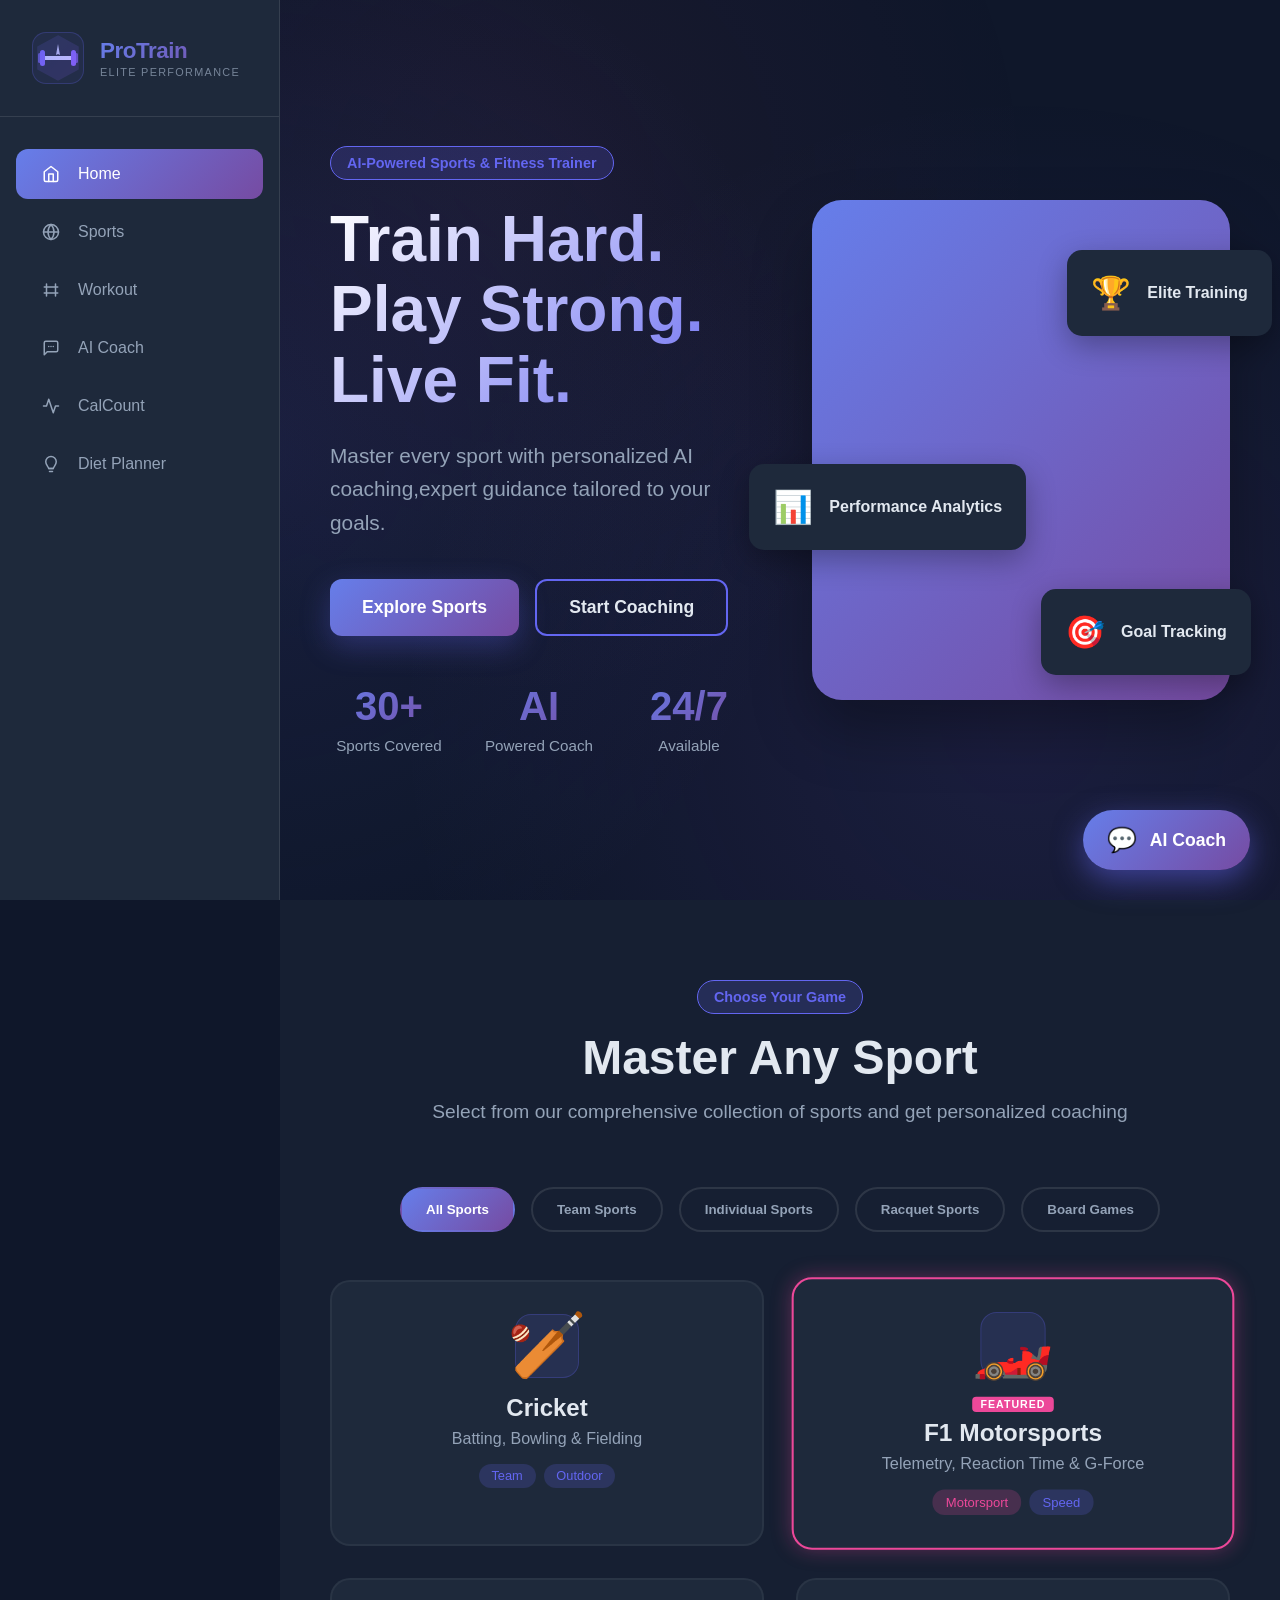
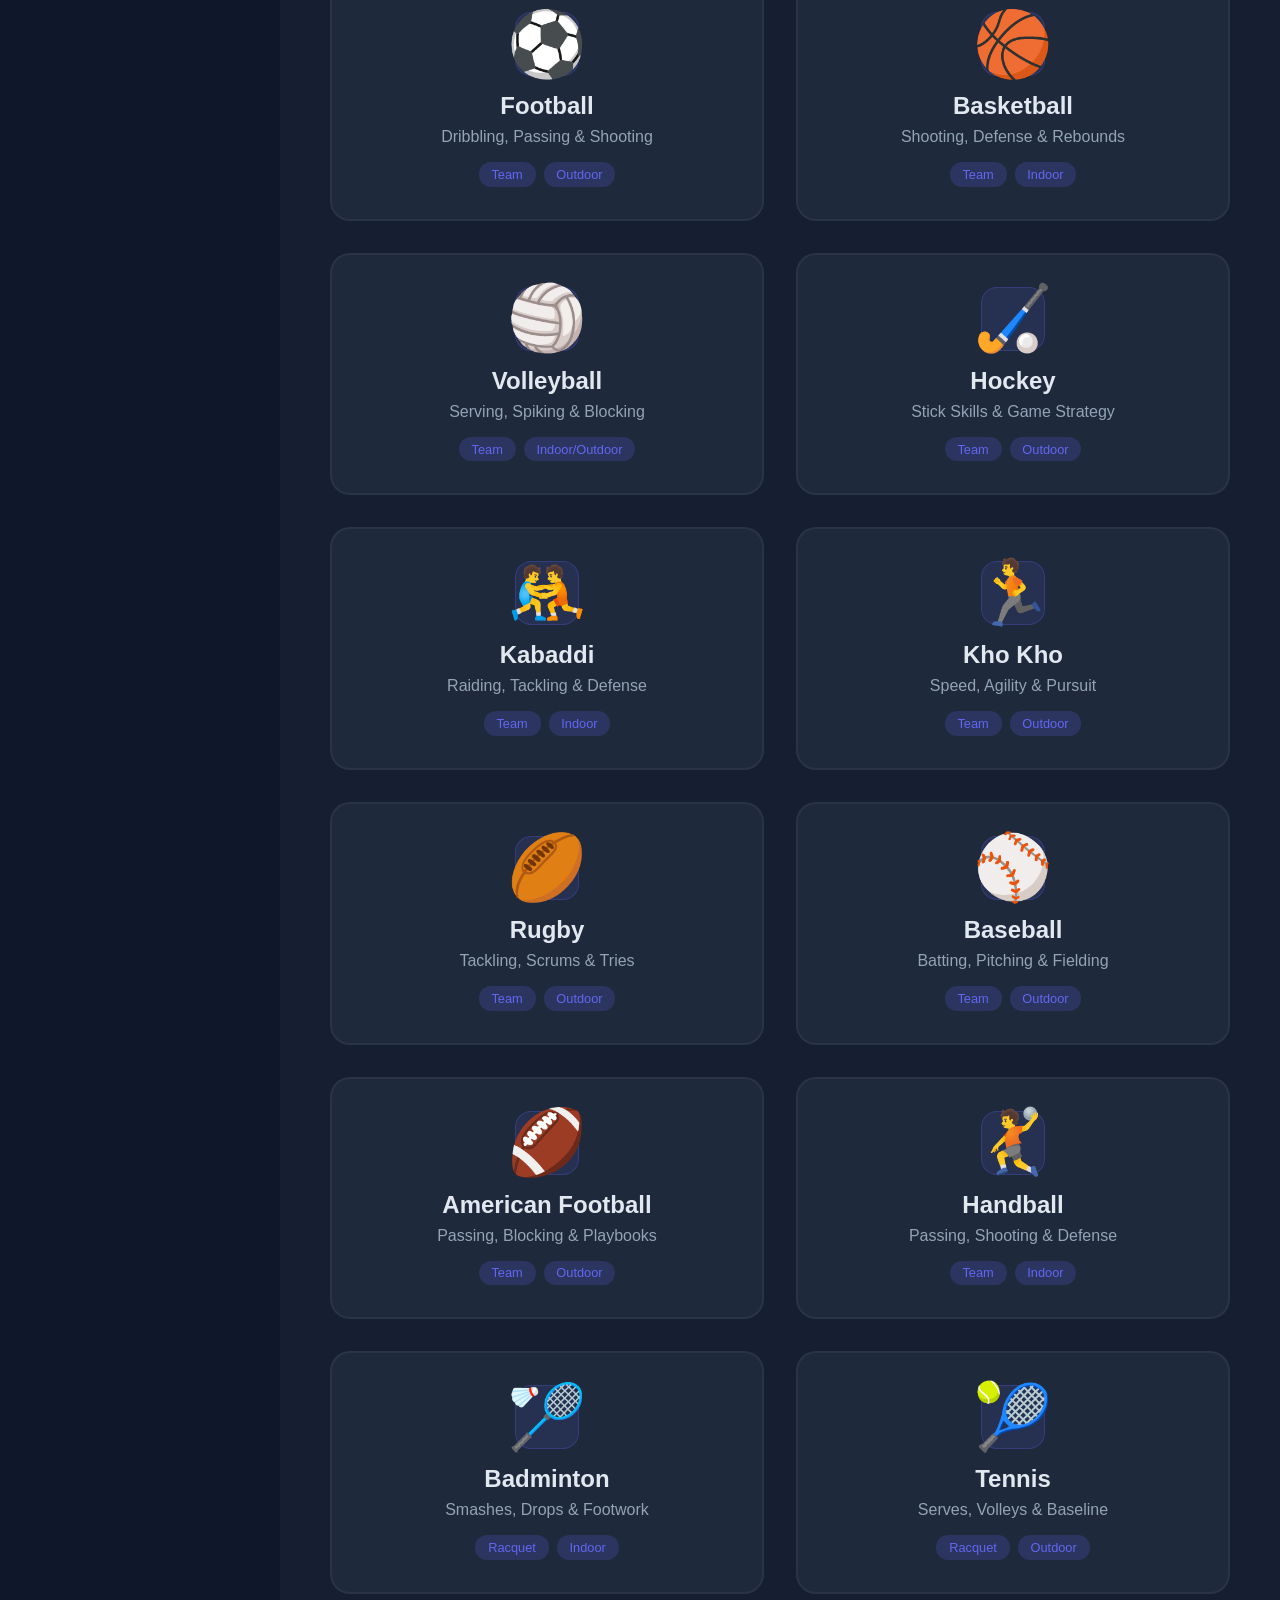
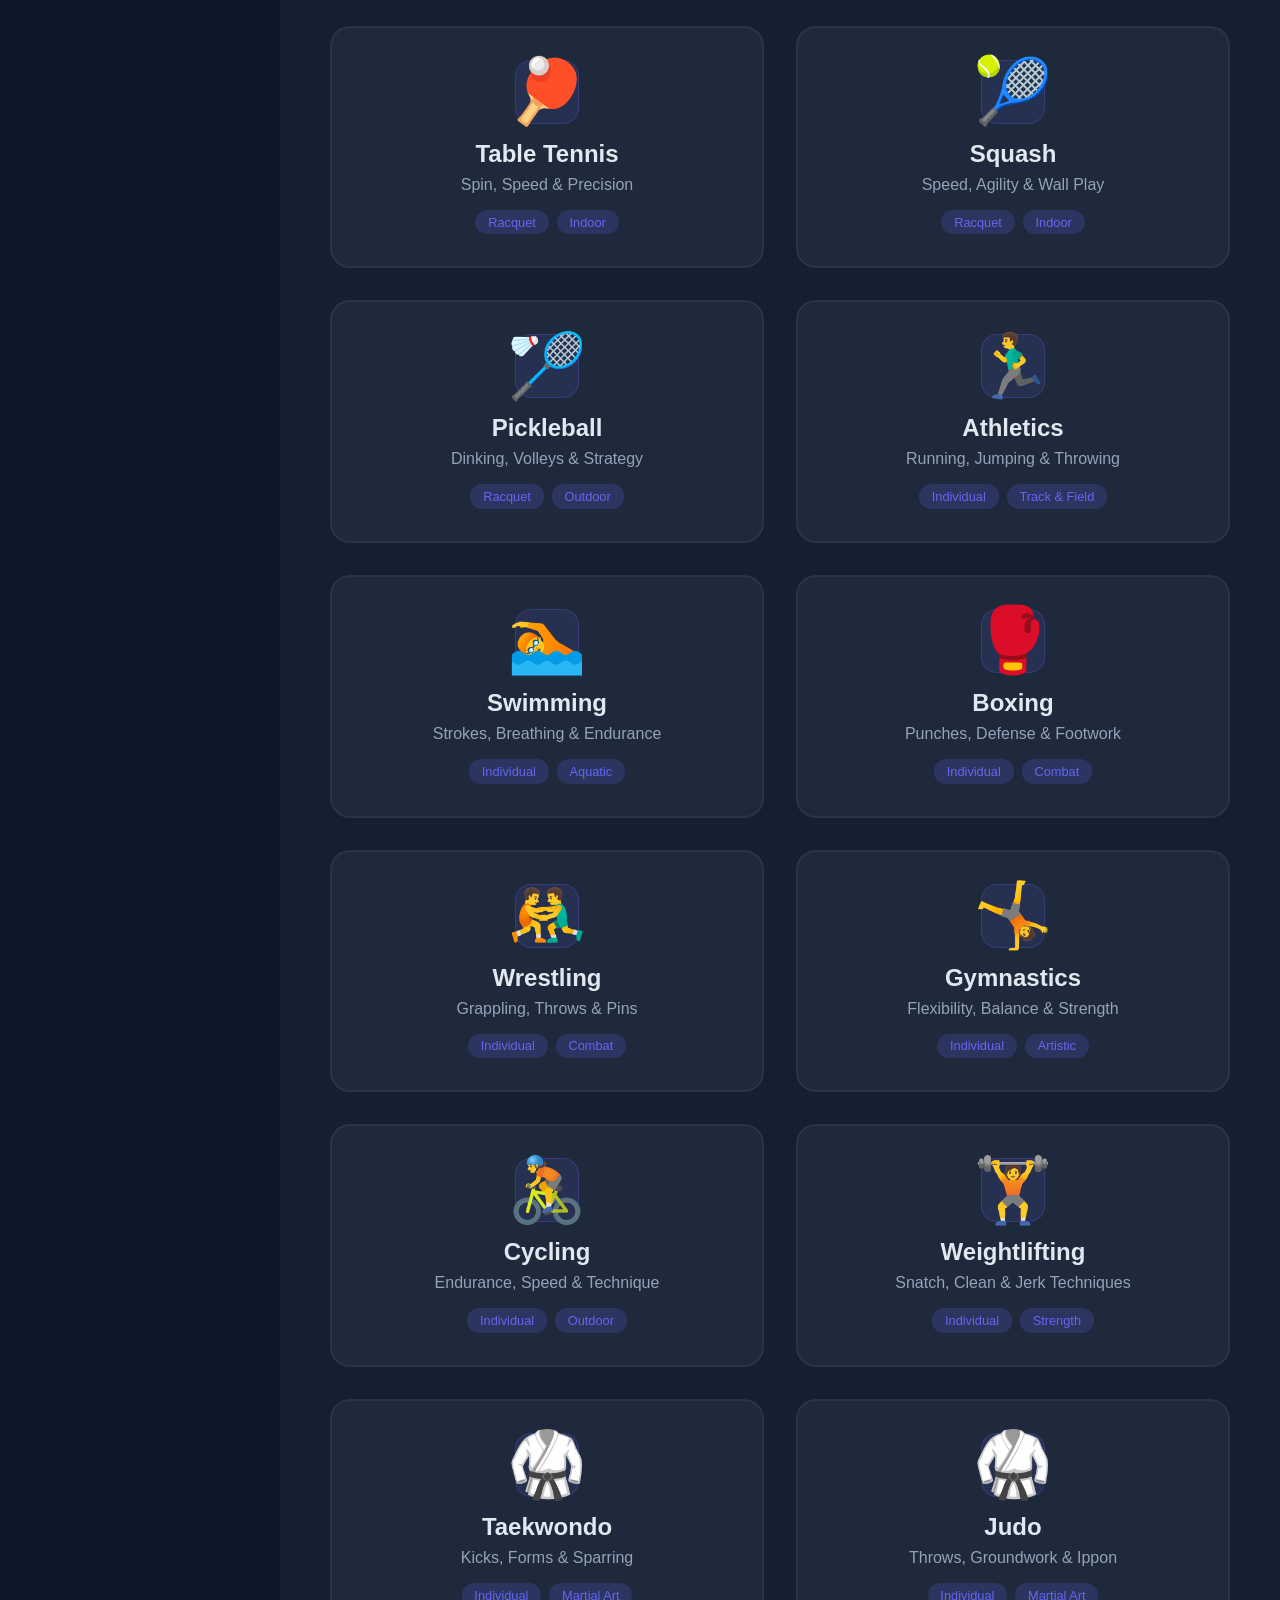
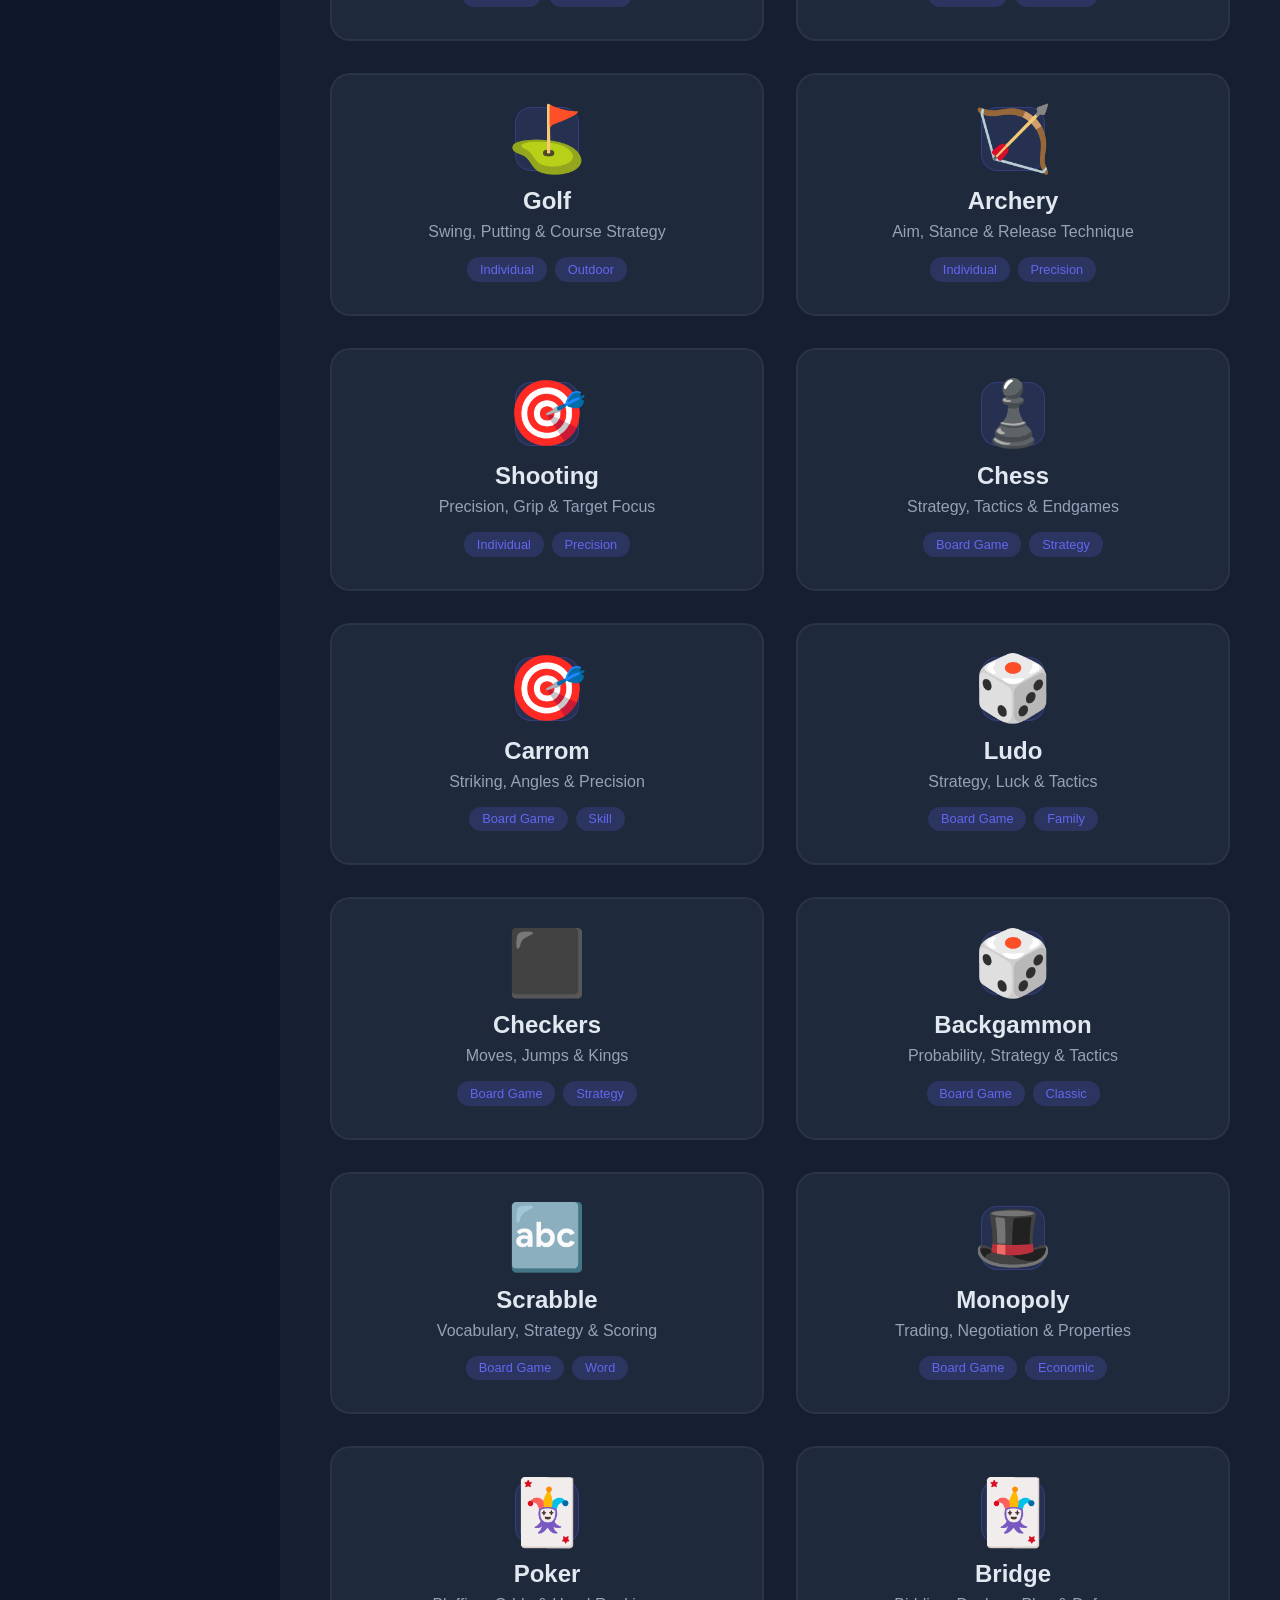
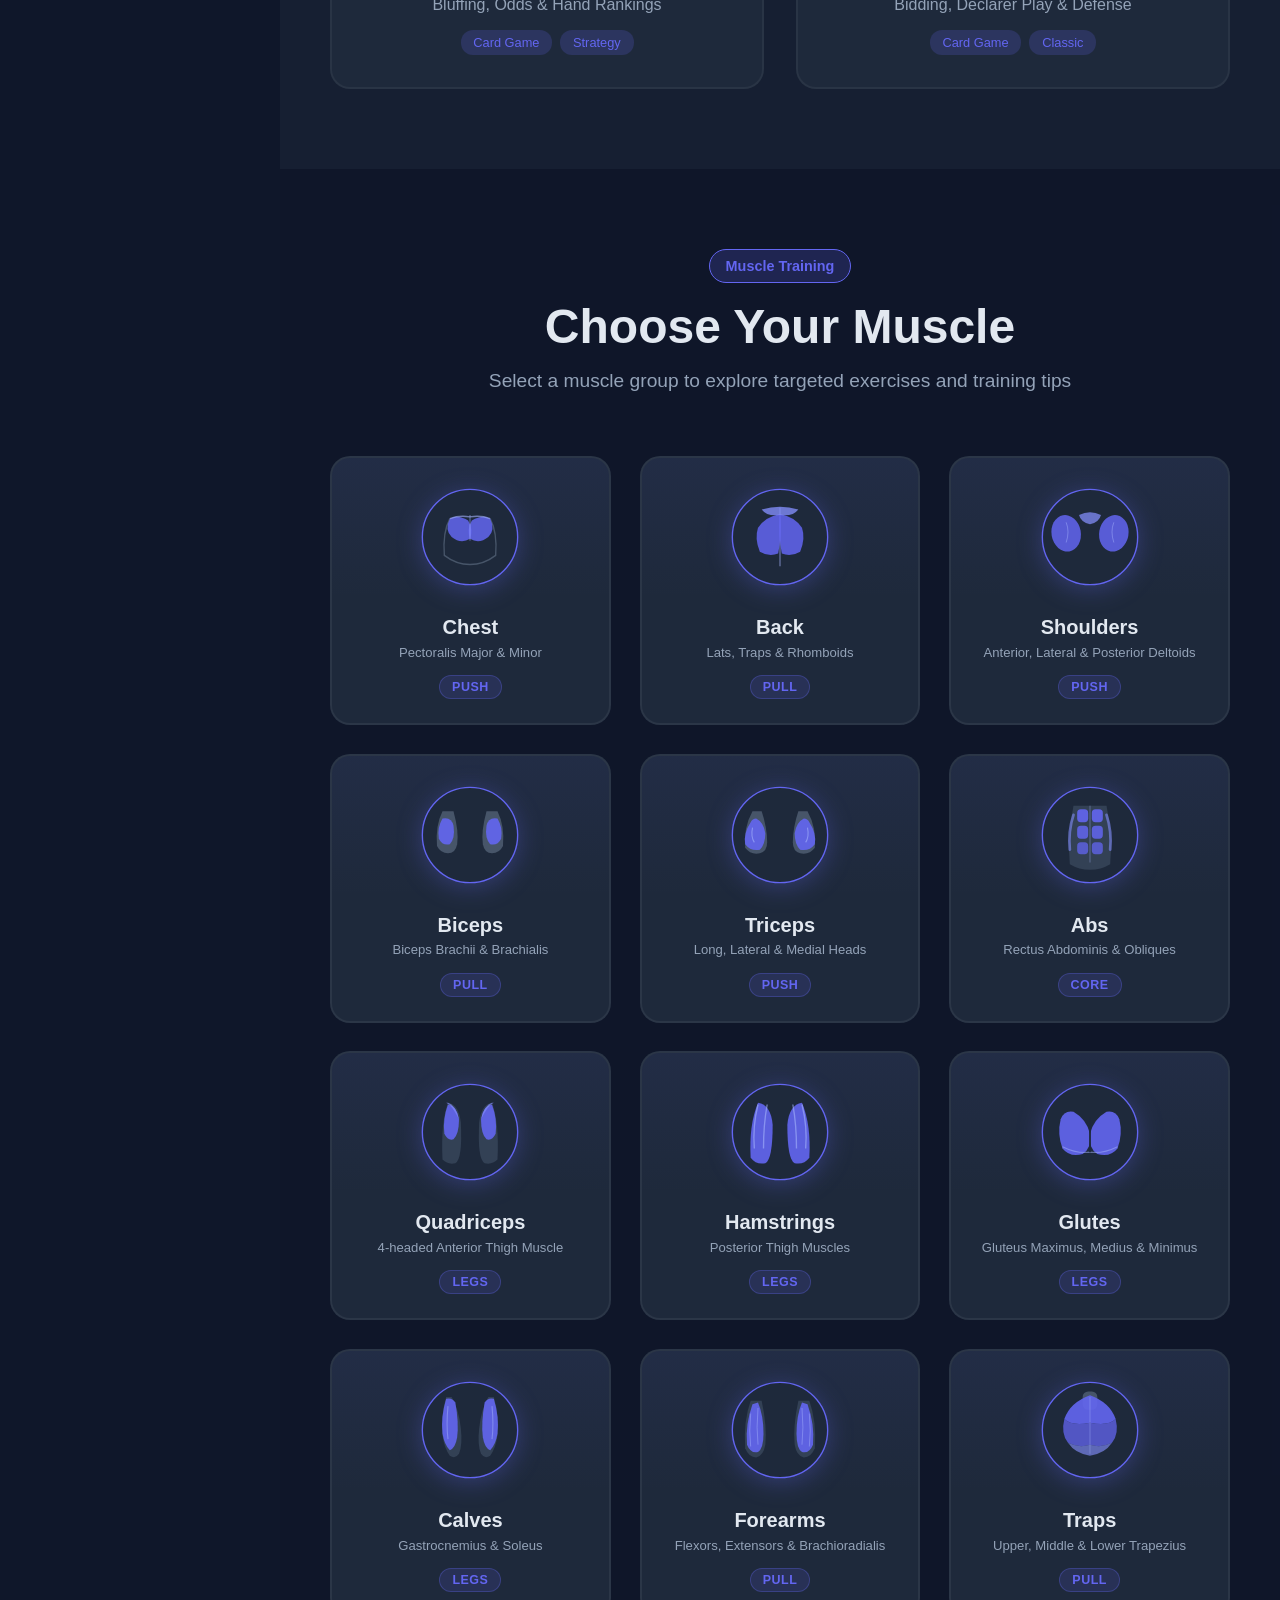
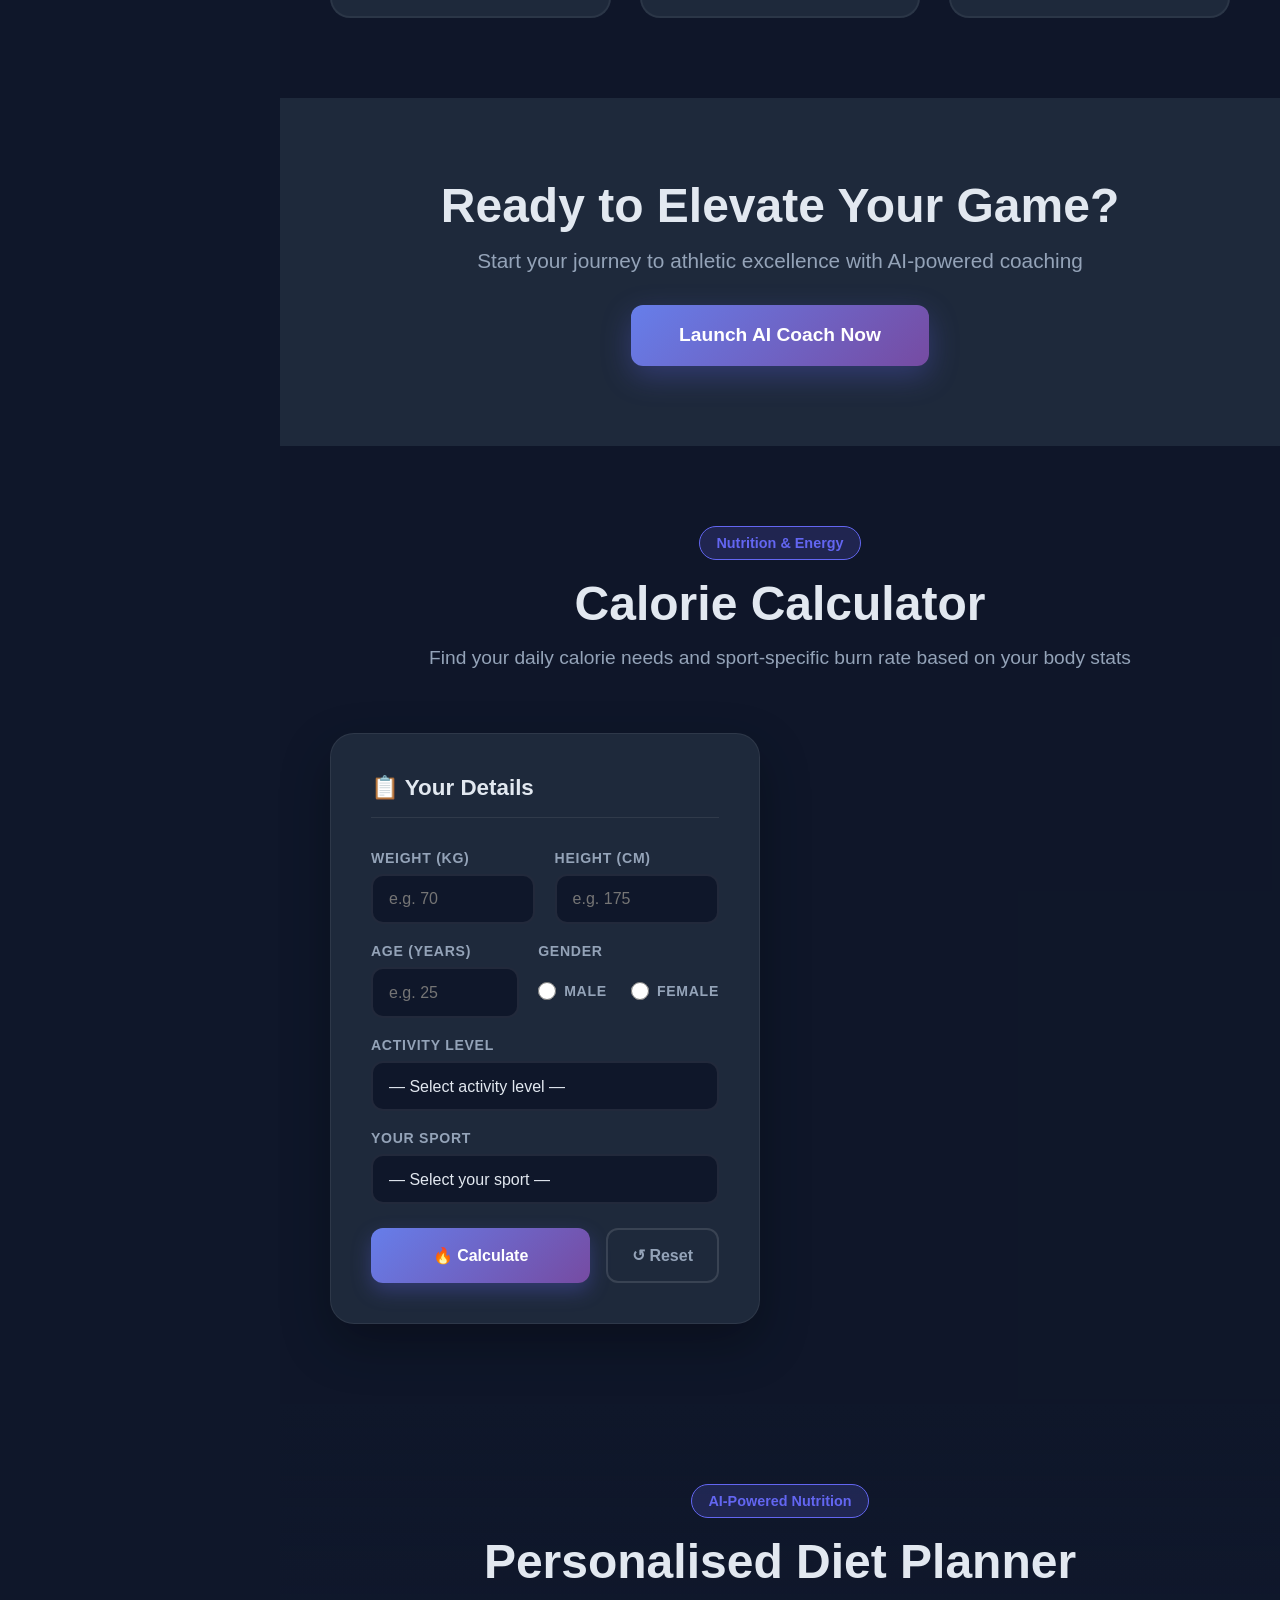
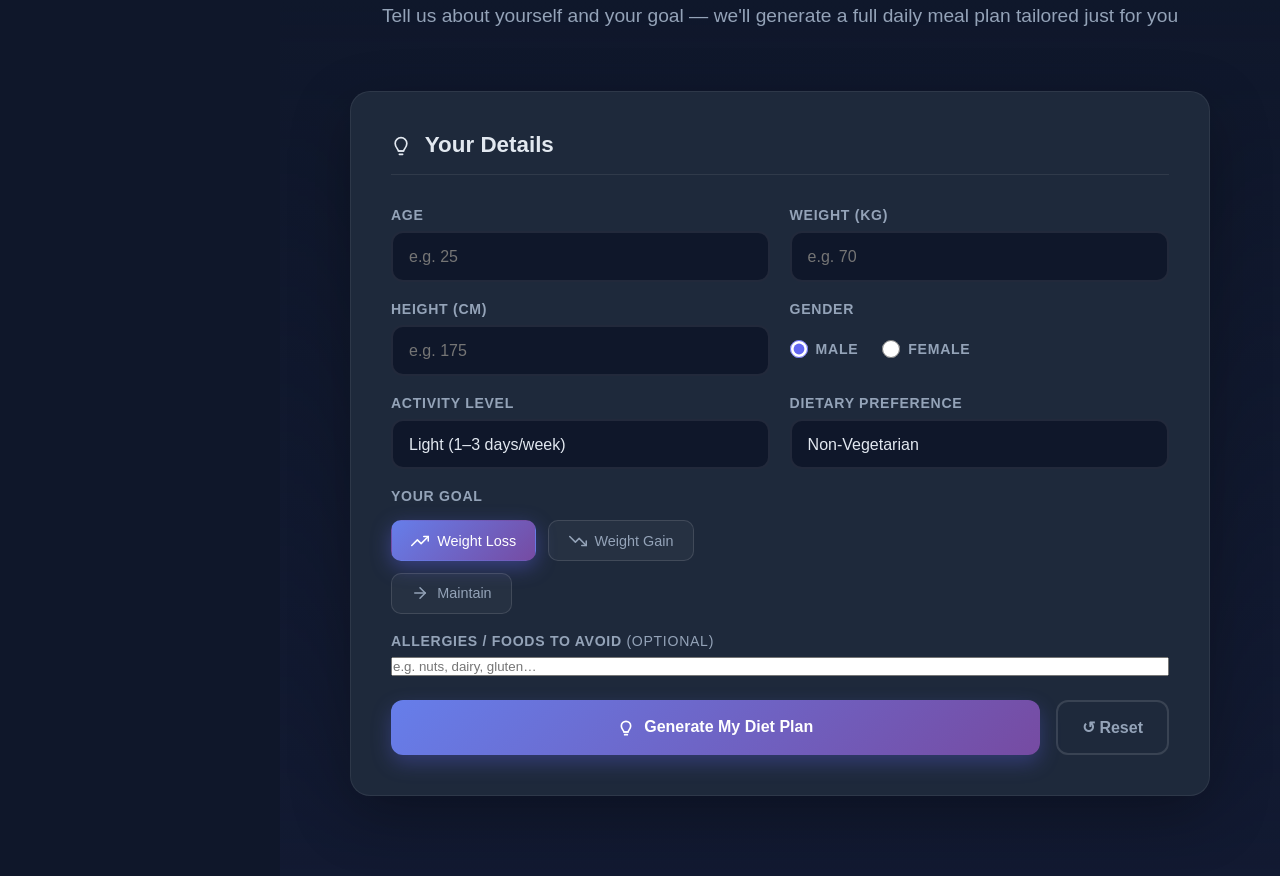
<file: index.html>
<!DOCTYPE html>
<html lang="en">

<head>
    <meta charset="UTF-8">
    <meta name="viewport" content="width=device-width, initial-scale=1.0">
    <title>Sports Master - Elite Training Hub</title>
    <link rel="stylesheet" href="style.css">
</head>

<body>
    <!-- Particle Background -->
    <div class="particles"></div>

    <!-- Side Navigation -->
    <nav class="sidenav">
        <div class="logo-section">
            <div class="logo-svg-wrap">
                <svg width="48" height="48" viewBox="0 0 48 48" fill="none" xmlns="http://www.w3.org/2000/svg">
                    <defs>
                        <linearGradient id="lg1" x1="0" y1="0" x2="48" y2="48" gradientUnits="userSpaceOnUse">
                            <stop offset="0%" stop-color="#6366f1" />
                            <stop offset="100%" stop-color="#8b5cf6" />
                        </linearGradient>
                        <linearGradient id="lg2" x1="0" y1="0" x2="48" y2="48" gradientUnits="userSpaceOnUse">
                            <stop offset="0%" stop-color="#a5b4fc" />
                            <stop offset="100%" stop-color="#c4b5fd" />
                        </linearGradient>
                    </defs>
                    <!-- Hexagon background -->
                    <polygon points="24,2 44,13 44,35 24,46 4,35 4,13" fill="url(#lg1)" opacity="0.15"
                        stroke="url(#lg1)" stroke-width="1.5" />
                    <!-- Barbell bar -->
                    <rect x="8" y="22" width="32" height="4" rx="2" fill="url(#lg2)" />
                    <!-- Left weight plates -->
                    <rect x="6" y="16" width="5" height="16" rx="2.5" fill="url(#lg1)" />
                    <rect x="4" y="19" width="3" height="10" rx="1.5" fill="url(#lg1)" opacity="0.7" />
                    <!-- Right weight plates -->
                    <rect x="37" y="16" width="5" height="16" rx="2.5" fill="url(#lg1)" />
                    <rect x="41" y="19" width="3" height="10" rx="1.5" fill="url(#lg1)" opacity="0.7" />
                    <!-- Center highlight spark -->
                    <polygon points="24,10 26,21 24,20 22,21" fill="url(#lg2)" opacity="0.9" />
                </svg>
            </div>
            <div class="logo-text-block">
                <span class="logo-text">ProTrain</span>
                <span class="logo-tagline">Elite Performance</span>
            </div>
        </div>
        <ul class="nav-menu">
            <li><a href="#home" class="nav-item active">
                    <span class="icon"><svg width="18" height="18" viewBox="0 0 24 24" fill="none" stroke="currentColor"
                            stroke-width="2" stroke-linecap="round" stroke-linejoin="round">
                            <path d="M3 9l9-7 9 7v11a2 2 0 0 1-2 2H5a2 2 0 0 1-2-2z" />
                            <polyline points="9 22 9 12 15 12 15 22" />
                        </svg></span>
                    <span>Home</span></a></li>
            <li><a href="#sports" class="nav-item">
                    <span class="icon"><svg width="18" height="18" viewBox="0 0 24 24" fill="none" stroke="currentColor"
                            stroke-width="2" stroke-linecap="round" stroke-linejoin="round">
                            <circle cx="12" cy="12" r="10" />
                            <path d="M12 2a14.5 14.5 0 0 0 0 20 14.5 14.5 0 0 0 0-20" />
                            <path d="M2 12h20" />
                        </svg></span>
                    <span>Sports</span></a></li>
            <li><a href="#workout" class="nav-item">
                    <span class="icon"><svg width="18" height="18" viewBox="0 0 24 24" fill="none" stroke="currentColor"
                            stroke-width="2" stroke-linecap="round" stroke-linejoin="round">
                            <path d="M6 4v16M18 4v16M3 8h4M17 8h4M3 16h4M17 16h4M7 8h10M7 16h10" />
                        </svg></span>
                    <span>Workout</span></a></li>
            <li><a href="#ai-coach" class="nav-item">
                    <span class="icon"><svg width="18" height="18" viewBox="0 0 24 24" fill="none" stroke="currentColor"
                            stroke-width="2" stroke-linecap="round" stroke-linejoin="round">
                            <path d="M21 15a2 2 0 0 1-2 2H7l-4 4V5a2 2 0 0 1 2-2h14a2 2 0 0 1 2 2z" />
                            <circle cx="9" cy="10" r="1" fill="currentColor" stroke="none" />
                            <circle cx="12" cy="10" r="1" fill="currentColor" stroke="none" />
                            <circle cx="15" cy="10" r="1" fill="currentColor" stroke="none" />
                        </svg></span>
                    <span>AI Coach</span></a></li>
            <li><a href="#calcount" class="nav-item">
                    <span class="icon"><svg width="18" height="18" viewBox="0 0 24 24" fill="none" stroke="currentColor"
                            stroke-width="2" stroke-linecap="round" stroke-linejoin="round">
                            <polyline points="22 12 18 12 15 21 9 3 6 12 2 12" />
                        </svg></span>
                    <span>CalCount</span></a></li>
            <li><a href="#diet-planner" class="nav-item">
                    <span class="icon"><svg width="18" height="18" viewBox="0 0 24 24" fill="none" stroke="currentColor"
                            stroke-width="2" stroke-linecap="round" stroke-linejoin="round">
                            <path d="M12 2a7 7 0 0 1 7 7c0 4-3 6-4 9H9c-1-3-4-5-4-9a7 7 0 0 1 7-7z" />
                            <path d="M9 18h6" />
                            <path d="M10 22h4" />
                        </svg></span>
                    <span>Diet Planner</span></a></li>
        </ul>
    </nav>

    <!-- Main Content -->
    <main class="main-content">
        <!-- Hero Section -->
        <section id="home" class="hero-section">
            <div class="hero-grid">
                <div class="hero-left">
                    <span class="badge">AI-Powered Sports & Fitness Trainer</span>
                    <h1 class="main-title">Train Hard. Play Strong. Live Fit.</h1>
                    <p class="main-subtitle">Master every sport with personalized AI coaching,expert guidance tailored
                        to your goals.</p>
                    <div class="hero-buttons">
                        <button class="btn-primary" onclick="scrollToSection('sports')">Explore Sports</button>
                        <button class="btn-secondary" onclick="toggleChatbot()">Start Coaching</button>

                    </div>
                    <div class="stats-grid">
                        <div class="stat-item">
                            <div class="stat-number">30+</div>
                            <div class="stat-label">Sports Covered</div>
                        </div>
                        <div class="stat-item">
                            <div class="stat-number">AI</div>
                            <div class="stat-label">Powered Coach</div>
                        </div>
                        <div class="stat-item">
                            <div class="stat-number">24/7</div>
                            <div class="stat-label">Available</div>
                        </div>
                    </div>
                </div>
                <div class="hero-right">
                    <div class="hero-image-container">
                        <div class="floating-card card-1">
                            <span class="card-icon">🏆</span>
                            <span class="card-text">Elite Training</span>
                        </div>
                        <div class="floating-card card-2">
                            <span class="card-icon">📊</span>
                            <span class="card-text">Performance Analytics</span>
                        </div>
                        <div class="floating-card card-3">
                            <span class="card-icon">🎯</span>
                            <span class="card-text">Goal Tracking</span>
                        </div>
                    </div>
                </div>
            </div>
        </section>

        <!-- Sports Selection Section -->
        <section id="sports" class="sports-section">
            <div class="section-header">
                <span class="section-badge">Choose Your Game</span>
                <h2 class="section-title">Master Any Sport</h2>
                <p class="section-subtitle">Select from our comprehensive collection of sports and get personalized
                    coaching</p>
            </div>

            <div class="sports-categories">
                <button class="category-btn active" onclick="filterSports('all')">All Sports</button>
                <button class="category-btn" onclick="filterSports('team')">Team Sports</button>
                <button class="category-btn" onclick="filterSports('individual')">Individual Sports</button>
                <button class="category-btn" onclick="filterSports('racquet')">Racquet Sports</button>
                <button class="category-btn" onclick="filterSports('board')">Board Games</button>
            </div>

            <div class="sports-grid-new">
                <!-- Team Sports -->
                <div class="sport-card-new" data-category="team" onclick="selectSport('Cricket')">
                    <div class="sport-card-inner">
                        <div class="sport-icon-large">🏏</div>
                        <h3>Cricket</h3>
                        <p>Batting, Bowling & Fielding</p>
                        <div class="sport-tags">
                            <span class="tag">Team</span>
                            <span class="tag">Outdoor</span>
                        </div>
                    </div>
                </div>
                <!-- Featured Sport Card -->
                <div class="sport-card-new" data-category="team" onclick="selectSport('Formula 1 Racing')"
                    style="border: 2px solid #ec4899; box-shadow: 0 0 20px rgba(236,72,153,0.35); transform: scale(1.02);">
                    <div class="sport-card-inner">
                        <div class="sport-icon-large">🏎️</div>
                        <div
                            style="background: #ec4899; color: #fff; font-size: 0.65rem; font-weight: bold; border-radius: 4px; padding: 2px 8px; display: inline-block; margin-bottom: 6px; letter-spacing: 1px;">
                            FEATURED</div>
                        <h3>F1 Motorsports</h3>
                        <p>Telemetry, Reaction Time & G-Force</p>
                        <div class="sport-tags">
                            <span class="tag"
                                style="background: rgba(236,72,153,0.2); color: #ec4899;">Motorsport</span>
                            <span class="tag">Speed</span>
                        </div>
                    </div>
                </div>

                <div class="sport-card-new" data-category="team" onclick="selectSport('Football')">
                    <div class="sport-card-inner">
                        <div class="sport-icon-large">⚽</div>
                        <h3>Football</h3>
                        <p>Dribbling, Passing & Shooting</p>
                        <div class="sport-tags">
                            <span class="tag">Team</span>
                            <span class="tag">Outdoor</span>
                        </div>
                    </div>
                </div>

                <div class="sport-card-new" data-category="team" onclick="selectSport('Basketball')">
                    <div class="sport-card-inner">
                        <div class="sport-icon-large">🏀</div>
                        <h3>Basketball</h3>
                        <p>Shooting, Defense & Rebounds</p>
                        <div class="sport-tags">
                            <span class="tag">Team</span>
                            <span class="tag">Indoor</span>
                        </div>
                    </div>
                </div>

                <div class="sport-card-new" data-category="team" onclick="selectSport('Volleyball')">
                    <div class="sport-card-inner">
                        <div class="sport-icon-large">🏐</div>
                        <h3>Volleyball</h3>
                        <p>Serving, Spiking & Blocking</p>
                        <div class="sport-tags">
                            <span class="tag">Team</span>
                            <span class="tag">Indoor/Outdoor</span>
                        </div>
                    </div>
                </div>

                <div class="sport-card-new" data-category="team" onclick="selectSport('Hockey')">
                    <div class="sport-card-inner">
                        <div class="sport-icon-large">🏑</div>
                        <h3>Hockey</h3>
                        <p>Stick Skills & Game Strategy</p>
                        <div class="sport-tags">
                            <span class="tag">Team</span>
                            <span class="tag">Outdoor</span>
                        </div>
                    </div>
                </div>

                <div class="sport-card-new" data-category="team" onclick="selectSport('Kabaddi')">
                    <div class="sport-card-inner">
                        <div class="sport-icon-large">🤼</div>
                        <h3>Kabaddi</h3>
                        <p>Raiding, Tackling & Defense</p>
                        <div class="sport-tags">
                            <span class="tag">Team</span>
                            <span class="tag">Indoor</span>
                        </div>
                    </div>
                </div>

                <div class="sport-card-new" data-category="team" onclick="selectSport('Kho Kho')">
                    <div class="sport-card-inner">
                        <div class="sport-icon-large">🏃</div>
                        <h3>Kho Kho</h3>
                        <p>Speed, Agility & Pursuit</p>
                        <div class="sport-tags">
                            <span class="tag">Team</span>
                            <span class="tag">Outdoor</span>
                        </div>
                    </div>
                </div>

                <div class="sport-card-new" data-category="team" onclick="selectSport('Rugby')">
                    <div class="sport-card-inner">
                        <div class="sport-icon-large">🏉</div>
                        <h3>Rugby</h3>
                        <p>Tackling, Scrums & Tries</p>
                        <div class="sport-tags">
                            <span class="tag">Team</span>
                            <span class="tag">Outdoor</span>
                        </div>
                    </div>
                </div>

                <div class="sport-card-new" data-category="team" onclick="selectSport('Baseball')">
                    <div class="sport-card-inner">
                        <div class="sport-icon-large">⚾</div>
                        <h3>Baseball</h3>
                        <p>Batting, Pitching & Fielding</p>
                        <div class="sport-tags">
                            <span class="tag">Team</span>
                            <span class="tag">Outdoor</span>
                        </div>
                    </div>
                </div>

                <div class="sport-card-new" data-category="team" onclick="selectSport('American Football')">
                    <div class="sport-card-inner">
                        <div class="sport-icon-large">🏈</div>
                        <h3>American Football</h3>
                        <p>Passing, Blocking & Playbooks</p>
                        <div class="sport-tags">
                            <span class="tag">Team</span>
                            <span class="tag">Outdoor</span>
                        </div>
                    </div>
                </div>

                <div class="sport-card-new" data-category="team" onclick="selectSport('Handball')">
                    <div class="sport-card-inner">
                        <div class="sport-icon-large">🤾</div>
                        <h3>Handball</h3>
                        <p>Passing, Shooting & Defense</p>
                        <div class="sport-tags">
                            <span class="tag">Team</span>
                            <span class="tag">Indoor</span>
                        </div>
                    </div>
                </div>

                <!-- Racquet Sports -->
                <div class="sport-card-new" data-category="racquet" onclick="selectSport('Badminton')">
                    <div class="sport-card-inner">
                        <div class="sport-icon-large">🏸</div>
                        <h3>Badminton</h3>
                        <p>Smashes, Drops & Footwork</p>
                        <div class="sport-tags">
                            <span class="tag">Racquet</span>
                            <span class="tag">Indoor</span>
                        </div>
                    </div>
                </div>

                <div class="sport-card-new" data-category="racquet" onclick="selectSport('Tennis')">
                    <div class="sport-card-inner">
                        <div class="sport-icon-large">🎾</div>
                        <h3>Tennis</h3>
                        <p>Serves, Volleys & Baseline</p>
                        <div class="sport-tags">
                            <span class="tag">Racquet</span>
                            <span class="tag">Outdoor</span>
                        </div>
                    </div>
                </div>

                <div class="sport-card-new" data-category="racquet" onclick="selectSport('Table Tennis')">
                    <div class="sport-card-inner">
                        <div class="sport-icon-large">🏓</div>
                        <h3>Table Tennis</h3>
                        <p>Spin, Speed & Precision</p>
                        <div class="sport-tags">
                            <span class="tag">Racquet</span>
                            <span class="tag">Indoor</span>
                        </div>
                    </div>
                </div>

                <div class="sport-card-new" data-category="racquet" onclick="selectSport('Squash')">
                    <div class="sport-card-inner">
                        <div class="sport-icon-large">🎾</div>
                        <h3>Squash</h3>
                        <p>Speed, Agility & Wall Play</p>
                        <div class="sport-tags">
                            <span class="tag">Racquet</span>
                            <span class="tag">Indoor</span>
                        </div>
                    </div>
                </div>

                <div class="sport-card-new" data-category="racquet" onclick="selectSport('Pickleball')">
                    <div class="sport-card-inner">
                        <div class="sport-icon-large">🏸</div>
                        <h3>Pickleball</h3>
                        <p>Dinking, Volleys & Strategy</p>
                        <div class="sport-tags">
                            <span class="tag">Racquet</span>
                            <span class="tag">Outdoor</span>
                        </div>
                    </div>
                </div>

                <!-- Individual Sports -->
                <div class="sport-card-new" data-category="individual" onclick="selectSport('Athletics')">
                    <div class="sport-card-inner">
                        <div class="sport-icon-large">🏃‍♂️</div>
                        <h3>Athletics</h3>
                        <p>Running, Jumping & Throwing</p>
                        <div class="sport-tags">
                            <span class="tag">Individual</span>
                            <span class="tag">Track & Field</span>
                        </div>
                    </div>
                </div>

                <div class="sport-card-new" data-category="individual" onclick="selectSport('Swimming')">
                    <div class="sport-card-inner">
                        <div class="sport-icon-large">🏊</div>
                        <h3>Swimming</h3>
                        <p>Strokes, Breathing & Endurance</p>
                        <div class="sport-tags">
                            <span class="tag">Individual</span>
                            <span class="tag">Aquatic</span>
                        </div>
                    </div>
                </div>

                <div class="sport-card-new" data-category="individual" onclick="selectSport('Boxing')">
                    <div class="sport-card-inner">
                        <div class="sport-icon-large">🥊</div>
                        <h3>Boxing</h3>
                        <p>Punches, Defense & Footwork</p>
                        <div class="sport-tags">
                            <span class="tag">Individual</span>
                            <span class="tag">Combat</span>
                        </div>
                    </div>
                </div>

                <div class="sport-card-new" data-category="individual" onclick="selectSport('Wrestling')">
                    <div class="sport-card-inner">
                        <div class="sport-icon-large">🤼‍♂️</div>
                        <h3>Wrestling</h3>
                        <p>Grappling, Throws & Pins</p>
                        <div class="sport-tags">
                            <span class="tag">Individual</span>
                            <span class="tag">Combat</span>
                        </div>
                    </div>
                </div>

                <div class="sport-card-new" data-category="individual" onclick="selectSport('Gymnastics')">
                    <div class="sport-card-inner">
                        <div class="sport-icon-large">🤸</div>
                        <h3>Gymnastics</h3>
                        <p>Flexibility, Balance & Strength</p>
                        <div class="sport-tags">
                            <span class="tag">Individual</span>
                            <span class="tag">Artistic</span>
                        </div>
                    </div>
                </div>

                <div class="sport-card-new" data-category="individual" onclick="selectSport('Cycling')">
                    <div class="sport-card-inner">
                        <div class="sport-icon-large">🚴</div>
                        <h3>Cycling</h3>
                        <p>Endurance, Speed & Technique</p>
                        <div class="sport-tags">
                            <span class="tag">Individual</span>
                            <span class="tag">Outdoor</span>
                        </div>
                    </div>
                </div>

                <div class="sport-card-new" data-category="individual" onclick="selectSport('Weightlifting')">
                    <div class="sport-card-inner">
                        <div class="sport-icon-large">🏋️</div>
                        <h3>Weightlifting</h3>
                        <p>Snatch, Clean & Jerk Techniques</p>
                        <div class="sport-tags">
                            <span class="tag">Individual</span>
                            <span class="tag">Strength</span>
                        </div>
                    </div>
                </div>

                <div class="sport-card-new" data-category="individual" onclick="selectSport('Taekwondo')">
                    <div class="sport-card-inner">
                        <div class="sport-icon-large">🥋</div>
                        <h3>Taekwondo</h3>
                        <p>Kicks, Forms & Sparring</p>
                        <div class="sport-tags">
                            <span class="tag">Individual</span>
                            <span class="tag">Martial Art</span>
                        </div>
                    </div>
                </div>

                <div class="sport-card-new" data-category="individual" onclick="selectSport('Judo')">
                    <div class="sport-card-inner">
                        <div class="sport-icon-large">🥋</div>
                        <h3>Judo</h3>
                        <p>Throws, Groundwork & Ippon</p>
                        <div class="sport-tags">
                            <span class="tag">Individual</span>
                            <span class="tag">Martial Art</span>
                        </div>
                    </div>
                </div>

                <div class="sport-card-new" data-category="individual" onclick="selectSport('Golf')">
                    <div class="sport-card-inner">
                        <div class="sport-icon-large">⛳</div>
                        <h3>Golf</h3>
                        <p>Swing, Putting & Course Strategy</p>
                        <div class="sport-tags">
                            <span class="tag">Individual</span>
                            <span class="tag">Outdoor</span>
                        </div>
                    </div>
                </div>

                <div class="sport-card-new" data-category="individual" onclick="selectSport('Archery')">
                    <div class="sport-card-inner">
                        <div class="sport-icon-large">🏹</div>
                        <h3>Archery</h3>
                        <p>Aim, Stance & Release Technique</p>
                        <div class="sport-tags">
                            <span class="tag">Individual</span>
                            <span class="tag">Precision</span>
                        </div>
                    </div>
                </div>

                <div class="sport-card-new" data-category="individual" onclick="selectSport('Shooting')">
                    <div class="sport-card-inner">
                        <div class="sport-icon-large">🎯</div>
                        <h3>Shooting</h3>
                        <p>Precision, Grip & Target Focus</p>
                        <div class="sport-tags">
                            <span class="tag">Individual</span>
                            <span class="tag">Precision</span>
                        </div>
                    </div>
                </div>

                <!-- Board Games -->
                <div class="sport-card-new" data-category="board" onclick="selectSport('Chess')">
                    <div class="sport-card-inner">
                        <div class="sport-icon-large">♟️</div>
                        <h3>Chess</h3>
                        <p>Strategy, Tactics & Endgames</p>
                        <div class="sport-tags">
                            <span class="tag">Board Game</span>
                            <span class="tag">Strategy</span>
                        </div>
                    </div>
                </div>

                <div class="sport-card-new" data-category="board" onclick="selectSport('Carrom')">
                    <div class="sport-card-inner">
                        <div class="sport-icon-large">🎯</div>
                        <h3>Carrom</h3>
                        <p>Striking, Angles & Precision</p>
                        <div class="sport-tags">
                            <span class="tag">Board Game</span>
                            <span class="tag">Skill</span>
                        </div>
                    </div>
                </div>

                <div class="sport-card-new" data-category="board" onclick="selectSport('Ludo')">
                    <div class="sport-card-inner">
                        <div class="sport-icon-large">🎲</div>
                        <h3>Ludo</h3>
                        <p>Strategy, Luck & Tactics</p>
                        <div class="sport-tags">
                            <span class="tag">Board Game</span>
                            <span class="tag">Family</span>
                        </div>
                    </div>
                </div>

                <div class="sport-card-new" data-category="board" onclick="selectSport('Checkers')">
                    <div class="sport-card-inner">
                        <div class="sport-icon-large">⬛</div>
                        <h3>Checkers</h3>
                        <p>Moves, Jumps & Kings</p>
                        <div class="sport-tags">
                            <span class="tag">Board Game</span>
                            <span class="tag">Strategy</span>
                        </div>
                    </div>
                </div>

                <div class="sport-card-new" data-category="board" onclick="selectSport('Backgammon')">
                    <div class="sport-card-inner">
                        <div class="sport-icon-large">🎲</div>
                        <h3>Backgammon</h3>
                        <p>Probability, Strategy & Tactics</p>
                        <div class="sport-tags">
                            <span class="tag">Board Game</span>
                            <span class="tag">Classic</span>
                        </div>
                    </div>
                </div>

                <div class="sport-card-new" data-category="board" onclick="selectSport('Scrabble')">
                    <div class="sport-card-inner">
                        <div class="sport-icon-large">🔤</div>
                        <h3>Scrabble</h3>
                        <p>Vocabulary, Strategy & Scoring</p>
                        <div class="sport-tags">
                            <span class="tag">Board Game</span>
                            <span class="tag">Word</span>
                        </div>
                    </div>
                </div>

                <div class="sport-card-new" data-category="board" onclick="selectSport('Monopoly')">
                    <div class="sport-card-inner">
                        <div class="sport-icon-large">🎩</div>
                        <h3>Monopoly</h3>
                        <p>Trading, Negotiation & Properties</p>
                        <div class="sport-tags">
                            <span class="tag">Board Game</span>
                            <span class="tag">Economic</span>
                        </div>
                    </div>
                </div>

                <div class="sport-card-new" data-category="board" onclick="selectSport('Poker')">
                    <div class="sport-card-inner">
                        <div class="sport-icon-large">🃏</div>
                        <h3>Poker</h3>
                        <p>Bluffing, Odds & Hand Rankings</p>
                        <div class="sport-tags">
                            <span class="tag">Card Game</span>
                            <span class="tag">Strategy</span>
                        </div>
                    </div>
                </div>

                <div class="sport-card-new" data-category="board" onclick="selectSport('Bridge')">
                    <div class="sport-card-inner">
                        <div class="sport-icon-large">🃏</div>
                        <h3>Bridge</h3>
                        <p>Bidding, Declarer Play & Defense</p>
                        <div class="sport-tags">
                            <span class="tag">Card Game</span>
                            <span class="tag">Classic</span>
                        </div>
                    </div>
                </div>
            </div>
        </section>

        <!-- Workout Section -->
        <section id="workout" class="workout-section">
            <div class="section-header">
                <span class="section-badge">Muscle Training</span>
                <h2 class="section-title">Choose Your Muscle</h2>
                <p class="section-subtitle">Select a muscle group to explore targeted exercises and training tips</p>
            </div>

            <div class="muscle-grid">

                <div class="muscle-card" onclick="openExercises('chest')">
                    <div class="muscle-svg-wrap">
                        <svg viewBox="0 0 120 120" xmlns="http://www.w3.org/2000/svg">
                            <ellipse cx="60" cy="60" rx="52" ry="52" fill="#1e293b" stroke="#6366f1"
                                stroke-width="1.5" />
                            <!-- torso outline -->
                            <path d="M38 40 Q30 55 32 80 Q45 90 60 90 Q75 90 88 80 Q90 55 82 40" fill="none"
                                stroke="#475569" stroke-width="1.5" />
                            <!-- left pec -->
                            <path d="M38 40 Q46 35 58 42 Q64 52 60 62 Q50 68 40 60 Q32 52 38 40Z" fill="#6366f1"
                                opacity="0.85" />
                            <!-- right pec -->
                            <path d="M82 40 Q74 35 62 42 Q56 52 60 62 Q70 68 80 60 Q88 52 82 40Z" fill="#6366f1"
                                opacity="0.85" />
                            <!-- sternum line -->
                            <line x1="60" y1="36" x2="60" y2="64" stroke="#a5b4fc" stroke-width="1" opacity="0.6" />
                            <!-- clavicles -->
                            <path d="M38 40 Q48 36 60 38 Q72 36 82 40" fill="none" stroke="#a5b4fc" stroke-width="1.5"
                                opacity="0.6" />
                        </svg>
                    </div>
                    <div class="muscle-info">
                        <h3>Chest</h3>
                        <p>Pectoralis Major & Minor</p>
                        <span class="muscle-tag">Push</span>
                    </div>
                </div>

                <div class="muscle-card" onclick="openExercises('back')">
                    <div class="muscle-svg-wrap">
                        <svg viewBox="0 0 120 120" xmlns="http://www.w3.org/2000/svg">
                            <ellipse cx="60" cy="60" rx="52" ry="52" fill="#1e293b" stroke="#6366f1"
                                stroke-width="1.5" />
                            <!-- spine -->
                            <line x1="60" y1="28" x2="60" y2="92" stroke="#a5b4fc" stroke-width="1.5" opacity="0.5" />
                            <!-- left lat -->
                            <path d="M60 35 Q44 38 36 50 Q32 62 38 76 Q48 82 58 78 Q62 60 60 35Z" fill="#6366f1"
                                opacity="0.85" />
                            <!-- right lat -->
                            <path d="M60 35 Q76 38 84 50 Q88 62 82 76 Q72 82 62 78 Q58 60 60 35Z" fill="#6366f1"
                                opacity="0.85" />
                            <!-- traps -->
                            <path d="M40 30 Q60 24 80 30 Q74 38 60 36 Q46 38 40 30Z" fill="#818cf8" opacity="0.8" />
                        </svg>
                    </div>
                    <div class="muscle-info">
                        <h3>Back</h3>
                        <p>Lats, Traps & Rhomboids</p>
                        <span class="muscle-tag">Pull</span>
                    </div>
                </div>

                <div class="muscle-card" onclick="openExercises('shoulders')">
                    <div class="muscle-svg-wrap">
                        <svg viewBox="0 0 120 120" xmlns="http://www.w3.org/2000/svg">
                            <ellipse cx="60" cy="60" rx="52" ry="52" fill="#1e293b" stroke="#6366f1"
                                stroke-width="1.5" />
                            <!-- left deltoid -->
                            <ellipse cx="34" cy="56" rx="16" ry="20" fill="#6366f1" opacity="0.85"
                                transform="rotate(-10 34 56)" />
                            <!-- right deltoid -->
                            <ellipse cx="86" cy="56" rx="16" ry="20" fill="#6366f1" opacity="0.85"
                                transform="rotate(10 86 56)" />
                            <!-- neck/trap base -->
                            <path d="M48 36 Q60 30 72 36 Q70 44 60 46 Q50 44 48 36Z" fill="#818cf8" opacity="0.75" />
                            <!-- anterior lines -->
                            <path d="M34 44 Q38 54 34 66" fill="none" stroke="#a5b4fc" stroke-width="1" opacity="0.5" />
                            <path d="M86 44 Q82 54 86 66" fill="none" stroke="#a5b4fc" stroke-width="1" opacity="0.5" />
                        </svg>
                    </div>
                    <div class="muscle-info">
                        <h3>Shoulders</h3>
                        <p>Anterior, Lateral & Posterior Deltoids</p>
                        <span class="muscle-tag">Push</span>
                    </div>
                </div>

                <div class="muscle-card" onclick="openExercises('biceps')">
                    <div class="muscle-svg-wrap">
                        <svg viewBox="0 0 120 120" xmlns="http://www.w3.org/2000/svg">
                            <ellipse cx="60" cy="60" rx="52" ry="52" fill="#1e293b" stroke="#6366f1"
                                stroke-width="1.5" />
                            <!-- left arm outline -->
                            <path d="M30 34 Q22 50 24 72 Q28 80 36 80 Q44 80 46 70 Q48 56 42 34Z" fill="#475569" />
                            <!-- left bicep peak -->
                            <path d="M30 42 Q24 52 26 64 Q30 72 38 70 Q44 64 42 50 Q40 40 30 42Z" fill="#6366f1"
                                opacity="0.9" />
                            <!-- right arm outline -->
                            <path d="M90 34 Q98 50 96 72 Q92 80 84 80 Q76 80 74 70 Q72 56 78 34Z" fill="#475569" />
                            <!-- right bicep peak -->
                            <path d="M90 42 Q96 52 94 64 Q90 72 82 70 Q76 64 78 50 Q80 40 90 42Z" fill="#6366f1"
                                opacity="0.9" />
                        </svg>
                    </div>
                    <div class="muscle-info">
                        <h3>Biceps</h3>
                        <p>Biceps Brachii & Brachialis</p>
                        <span class="muscle-tag">Pull</span>
                    </div>
                </div>

                <div class="muscle-card" onclick="openExercises('triceps')">
                    <div class="muscle-svg-wrap">
                        <svg viewBox="0 0 120 120" xmlns="http://www.w3.org/2000/svg">
                            <ellipse cx="60" cy="60" rx="52" ry="52" fill="#1e293b" stroke="#6366f1"
                                stroke-width="1.5" />
                            <!-- left arm back -->
                            <path d="M30 34 Q20 52 22 74 Q28 82 38 80 Q46 78 46 68 Q46 52 40 34Z" fill="#475569" />
                            <!-- left tricep (3 heads visible as horseshoe) -->
                            <path d="M28 46 Q20 58 22 70 Q28 78 38 76 Q44 70 44 58 Q42 46 34 42 Q30 42 28 46Z"
                                fill="#6366f1" opacity="0.9" />
                            <path d="M30 52 Q28 62 32 68" fill="none" stroke="#a5b4fc" stroke-width="1.2"
                                opacity="0.6" />
                            <!-- right arm back -->
                            <path d="M90 34 Q100 52 98 74 Q92 82 82 80 Q74 78 74 68 Q74 52 80 34Z" fill="#475569" />
                            <!-- right tricep -->
                            <path d="M92 46 Q100 58 98 70 Q92 78 82 76 Q76 70 76 58 Q78 46 86 42 Q90 42 92 46Z"
                                fill="#6366f1" opacity="0.9" />
                            <path d="M90 52 Q92 62 88 68" fill="none" stroke="#a5b4fc" stroke-width="1.2"
                                opacity="0.6" />
                        </svg>
                    </div>
                    <div class="muscle-info">
                        <h3>Triceps</h3>
                        <p>Long, Lateral & Medial Heads</p>
                        <span class="muscle-tag">Push</span>
                    </div>
                </div>

                <div class="muscle-card" onclick="openExercises('abs')">
                    <div class="muscle-svg-wrap">
                        <svg viewBox="0 0 120 120" xmlns="http://www.w3.org/2000/svg">
                            <ellipse cx="60" cy="60" rx="52" ry="52" fill="#1e293b" stroke="#6366f1"
                                stroke-width="1.5" />
                            <!-- torso -->
                            <path d="M42 28 Q35 60 38 92 Q48 98 60 98 Q72 98 82 92 Q85 60 78 28Z" fill="#334155" />
                            <!-- linea alba (center line) -->
                            <line x1="60" y1="28" x2="60" y2="90" stroke="#a5b4fc" stroke-width="1" opacity="0.4" />
                            <!-- 3 pairs of ab segments -->
                            <rect x="46" y="32" width="12" height="14" rx="4" fill="#6366f1" opacity="0.9" />
                            <rect x="62" y="32" width="12" height="14" rx="4" fill="#6366f1" opacity="0.9" />
                            <rect x="46" y="50" width="12" height="14" rx="4" fill="#6366f1" opacity="0.85" />
                            <rect x="62" y="50" width="12" height="14" rx="4" fill="#6366f1" opacity="0.85" />
                            <rect x="46" y="68" width="12" height="13" rx="4" fill="#6366f1" opacity="0.75" />
                            <rect x="62" y="68" width="12" height="13" rx="4" fill="#6366f1" opacity="0.75" />
                            <!-- obliques -->
                            <path d="M42 38 Q36 56 38 76" fill="none" stroke="#818cf8" stroke-width="3" opacity="0.6"
                                stroke-linecap="round" />
                            <path d="M78 38 Q84 56 82 76" fill="none" stroke="#818cf8" stroke-width="3" opacity="0.6"
                                stroke-linecap="round" />
                        </svg>
                    </div>
                    <div class="muscle-info">
                        <h3>Abs</h3>
                        <p>Rectus Abdominis & Obliques</p>
                        <span class="muscle-tag">Core</span>
                    </div>
                </div>

                <div class="muscle-card" onclick="openExercises('quadriceps')">
                    <div class="muscle-svg-wrap">
                        <svg viewBox="0 0 120 120" xmlns="http://www.w3.org/2000/svg">
                            <ellipse cx="60" cy="60" rx="52" ry="52" fill="#1e293b" stroke="#6366f1"
                                stroke-width="1.5" />
                            <!-- left leg -->
                            <path d="M36 28 Q28 50 30 90 Q36 96 44 94 Q52 90 50 50 Q48 30 36 28Z" fill="#334155" />
                            <!-- left quad segments -->
                            <path d="M36 30 Q30 46 32 62 Q36 70 42 68 Q48 62 48 46 Q46 32 36 30Z" fill="#6366f1"
                                opacity="0.9" />
                            <path d="M34 28 Q40 30 48 46 Q44 30 36 28Z" fill="#818cf8" opacity="0.7" />
                            <!-- right leg -->
                            <path d="M84 28 Q92 50 90 90 Q84 96 76 94 Q68 90 70 50 Q72 30 84 28Z" fill="#334155" />
                            <!-- right quad segments -->
                            <path d="M84 30 Q90 46 88 62 Q84 70 78 68 Q72 62 72 46 Q74 32 84 30Z" fill="#6366f1"
                                opacity="0.9" />
                            <path d="M86 28 Q80 30 72 46 Q76 30 84 28Z" fill="#818cf8" opacity="0.7" />
                        </svg>
                    </div>
                    <div class="muscle-info">
                        <h3>Quadriceps</h3>
                        <p>4-headed Anterior Thigh Muscle</p>
                        <span class="muscle-tag">Legs</span>
                    </div>
                </div>

                <div class="muscle-card" onclick="openExercises('hamstrings')">
                    <div class="muscle-svg-wrap">
                        <svg viewBox="0 0 120 120" xmlns="http://www.w3.org/2000/svg">
                            <ellipse cx="60" cy="60" rx="52" ry="52" fill="#1e293b" stroke="#6366f1"
                                stroke-width="1.5" />
                            <!-- left posterior leg -->
                            <path d="M36 28 Q26 52 28 88 Q34 96 44 94 Q52 90 52 52 Q50 30 36 28Z" fill="#6366f1"
                                opacity="0.9" />
                            <!-- left hamstring split -->
                            <path d="M36 30 Q30 54 32 78" fill="none" stroke="#a5b4fc" stroke-width="1.5"
                                opacity="0.6" />
                            <path d="M46 30 Q42 52 42 78" fill="none" stroke="#a5b4fc" stroke-width="1.5"
                                opacity="0.6" />
                            <!-- right posterior leg -->
                            <path d="M84 28 Q94 52 92 88 Q86 96 76 94 Q68 90 68 52 Q70 30 84 28Z" fill="#6366f1"
                                opacity="0.9" />
                            <!-- right hamstring split -->
                            <path d="M84 30 Q90 54 88 78" fill="none" stroke="#a5b4fc" stroke-width="1.5"
                                opacity="0.6" />
                            <path d="M74 30 Q78 52 78 78" fill="none" stroke="#a5b4fc" stroke-width="1.5"
                                opacity="0.6" />
                        </svg>
                    </div>
                    <div class="muscle-info">
                        <h3>Hamstrings</h3>
                        <p>Posterior Thigh Muscles</p>
                        <span class="muscle-tag">Legs</span>
                    </div>
                </div>

                <div class="muscle-card" onclick="openExercises('glutes')">
                    <div class="muscle-svg-wrap">
                        <svg viewBox="0 0 120 120" xmlns="http://www.w3.org/2000/svg">
                            <ellipse cx="60" cy="60" rx="52" ry="52" fill="#1e293b" stroke="#6366f1"
                                stroke-width="1.5" />
                            <!-- left glute -->
                            <path d="M28 46 Q24 62 30 78 Q38 88 52 84 Q62 78 60 62 Q56 46 42 38 Q32 36 28 46Z"
                                fill="#6366f1" opacity="0.9" />
                            <!-- right glute -->
                            <path d="M92 46 Q96 62 90 78 Q82 88 68 84 Q58 78 60 62 Q64 46 78 38 Q88 36 92 46Z"
                                fill="#6366f1" opacity="0.9" />
                            <!-- glute crease -->
                            <path d="M30 76 Q46 84 60 82 Q74 84 90 76" fill="none" stroke="#a5b4fc" stroke-width="1.2"
                                opacity="0.5" />
                            <!-- gluteal fold -->
                            <path d="M60 44 L60 82" fill="none" stroke="#1e293b" stroke-width="2" />
                        </svg>
                    </div>
                    <div class="muscle-info">
                        <h3>Glutes</h3>
                        <p>Gluteus Maximus, Medius & Minimus</p>
                        <span class="muscle-tag">Legs</span>
                    </div>
                </div>

                <div class="muscle-card" onclick="openExercises('calves')">
                    <div class="muscle-svg-wrap">
                        <svg viewBox="0 0 120 120" xmlns="http://www.w3.org/2000/svg">
                            <ellipse cx="60" cy="60" rx="52" ry="52" fill="#1e293b" stroke="#6366f1"
                                stroke-width="1.5" />
                            <!-- left calf -->
                            <path d="M34 24 Q28 44 30 66 Q32 80 38 88 Q44 92 48 86 Q52 76 50 58 Q48 38 40 24Z"
                                fill="#334155" />
                            <path d="M34 26 Q28 46 30 64 Q32 76 38 82 Q44 80 46 68 Q48 52 44 30 Q40 24 34 26Z"
                                fill="#6366f1" opacity="0.9" />
                            <!-- left gastrocnemius split -->
                            <path d="M36 34 Q34 54 36 70" fill="none" stroke="#a5b4fc" stroke-width="1.2"
                                opacity="0.5" />
                            <!-- right calf -->
                            <path d="M86 24 Q92 44 90 66 Q88 80 82 88 Q76 92 72 86 Q68 76 70 58 Q72 38 80 24Z"
                                fill="#334155" />
                            <path d="M86 26 Q92 46 90 64 Q88 76 82 82 Q76 80 74 68 Q72 52 76 30 Q80 24 86 26Z"
                                fill="#6366f1" opacity="0.9" />
                            <path d="M84 34 Q86 54 84 70" fill="none" stroke="#a5b4fc" stroke-width="1.2"
                                opacity="0.5" />
                        </svg>
                    </div>
                    <div class="muscle-info">
                        <h3>Calves</h3>
                        <p>Gastrocnemius & Soleus</p>
                        <span class="muscle-tag">Legs</span>
                    </div>
                </div>

                <div class="muscle-card" onclick="openExercises('forearms')">
                    <div class="muscle-svg-wrap">
                        <svg viewBox="0 0 120 120" xmlns="http://www.w3.org/2000/svg">
                            <ellipse cx="60" cy="60" rx="52" ry="52" fill="#1e293b" stroke="#6366f1"
                                stroke-width="1.5" />
                            <!-- left forearm -->
                            <path d="M28 28 Q20 50 22 80 Q26 90 34 90 Q42 88 44 76 Q46 56 40 28Z" fill="#334155" />
                            <path d="M30 32 Q22 54 24 76 Q28 86 36 84 Q42 80 42 64 Q42 44 36 30Z" fill="#6366f1"
                                opacity="0.9" />
                            <!-- tendons lines left -->
                            <path d="M28 42 Q26 62 28 78" fill="none" stroke="#a5b4fc" stroke-width="1" opacity="0.5" />
                            <path d="M36 36 Q34 58 36 76" fill="none" stroke="#a5b4fc" stroke-width="1" opacity="0.5" />
                            <!-- right forearm -->
                            <path d="M92 28 Q100 50 98 80 Q94 90 86 90 Q78 88 76 76 Q74 56 80 28Z" fill="#334155" />
                            <path d="M90 32 Q98 54 96 76 Q92 86 84 84 Q78 80 78 64 Q78 44 84 30Z" fill="#6366f1"
                                opacity="0.9" />
                            <path d="M92 42 Q94 62 92 78" fill="none" stroke="#a5b4fc" stroke-width="1" opacity="0.5" />
                            <path d="M84 36 Q86 58 84 76" fill="none" stroke="#a5b4fc" stroke-width="1" opacity="0.5" />
                        </svg>
                    </div>
                    <div class="muscle-info">
                        <h3>Forearms</h3>
                        <p>Flexors, Extensors & Brachioradialis</p>
                        <span class="muscle-tag">Pull</span>
                    </div>
                </div>

                <div class="muscle-card" onclick="openExercises('traps')">
                    <div class="muscle-svg-wrap">
                        <svg viewBox="0 0 120 120" xmlns="http://www.w3.org/2000/svg">
                            <ellipse cx="60" cy="60" rx="52" ry="52" fill="#1e293b" stroke="#6366f1"
                                stroke-width="1.5" />
                            <!-- neck -->
                            <rect x="52" y="18" width="16" height="20" rx="6" fill="#475569" />
                            <!-- upper trap diamond -->
                            <path d="M60 22 Q38 30 32 48 Q40 56 60 52 Q80 56 88 48 Q82 30 60 22Z" fill="#6366f1"
                                opacity="0.9" />
                            <!-- mid trap -->
                            <path
                                d="M32 48 Q28 64 36 74 Q48 80 60 76 Q72 80 84 74 Q92 64 88 48 Q80 56 60 52 Q40 56 32 48Z"
                                fill="#6366f1" opacity="0.75" />
                            <!-- lower trap -->
                            <path d="M36 74 Q44 86 60 88 Q76 86 84 74 Q72 80 60 76 Q48 80 36 74Z" fill="#818cf8"
                                opacity="0.65" />
                            <!-- spine line -->
                            <line x1="60" y1="24" x2="60" y2="86" stroke="#a5b4fc" stroke-width="1" opacity="0.4" />
                        </svg>
                    </div>
                    <div class="muscle-info">
                        <h3>Traps</h3>
                        <p>Upper, Middle & Lower Trapezius</p>
                        <span class="muscle-tag">Pull</span>
                    </div>
                </div>

            </div>
        </section>

        <!-- Exercise Modal -->
        <div id="exercise-modal" class="ex-modal-overlay" onclick="closeExerciseModal(event)">
            <div class="ex-modal">
                <button class="ex-modal-close" onclick="closeModal()">✕</button>
                <div class="ex-modal-header">
                    <div class="ex-modal-icon" id="ex-modal-icon">💪</div>
                    <div>
                        <h2 id="ex-modal-title">Exercises</h2>
                        <p id="ex-modal-sub" class="ex-modal-sub"></p>
                    </div>
                </div>
                <div class="ex-exercise-list" id="ex-exercise-list"></div>
            </div>
        </div>


        <!-- Call to Action Section -->
        <section id="ai-coach" class="cta-section">
            <div class="cta-content">
                <h2>Ready to Elevate Your Game?</h2>
                <p>Start your journey to athletic excellence with AI-powered coaching</p>
                <button class="btn-large" onclick="toggleChatbot()">Launch AI Coach Now</button>
            </div>
        </section>

        <!-- CalCount Section -->
        <section id="calcount" class="calcount-section">
            <div class="section-header">
                <span class="section-badge">Nutrition & Energy</span>
                <h2 class="section-title">Calorie Calculator</h2>
                <p class="section-subtitle">Find your daily calorie needs and sport-specific burn rate based on your
                    body stats</p>
            </div>

            <div class="calcount-wrapper">
                <!-- Input Card -->
                <div class="calcount-form-card">
                    <h3 class="cc-card-title">📋 Your Details</h3>

                    <div class="cc-row">
                        <div class="cc-field">
                            <label>Weight (kg)</label>
                            <input type="number" id="cc-weight" placeholder="e.g. 70" min="20" max="300" />
                        </div>
                        <div class="cc-field">
                            <label>Height (cm)</label>
                            <input type="number" id="cc-height" placeholder="e.g. 175" min="100" max="250" />
                        </div>
                    </div>

                    <div class="cc-row">
                        <div class="cc-field">
                            <label>Age (years)</label>
                            <input type="number" id="cc-age" placeholder="e.g. 25" min="10" max="100" />
                        </div>
                        <div class="cc-field">
                            <label>Gender</label>
                            <div class="cc-gender-group">
                                <label class="cc-radio">
                                    <input type="radio" name="cc-gender" value="male" /> Male
                                </label>
                                <label class="cc-radio">
                                    <input type="radio" name="cc-gender" value="female" /> Female
                                </label>
                            </div>
                        </div>
                    </div>

                    <div class="cc-field cc-full">
                        <label>Activity Level</label>
                        <select id="cc-activity">
                            <option value="">— Select activity level —</option>
                            <option value="sedentary">Sedentary (desk job, no exercise)</option>
                            <option value="light">Lightly Active (1–3 days/week)</option>
                            <option value="moderate">Moderately Active (3–5 days/week)</option>
                            <option value="active">Very Active (6–7 days/week)</option>
                            <option value="very_active">Athlete (2× training/day)</option>
                        </select>
                    </div>

                    <div class="cc-field cc-full">
                        <label>Your Sport</label>
                        <select id="cc-sport">
                            <option value="">— Select your sport —</option>
                            <optgroup label="🏋️ Gym Training">
                                <option>Gym – Bodybuilding</option>
                                <option>Gym – Strength Training</option>
                                <option>Gym – HIIT</option>
                                <option>Gym – CrossFit</option>
                                <option>Gym – Cardio (Treadmill/Bike)</option>
                                <option>Gym – Powerlifting</option>
                                <option>Gym – Calisthenics</option>
                            </optgroup>
                            <optgroup label="Team Sports">
                                <option>Cricket</option>
                                <option>Football</option>
                                <option>Basketball</option>
                                <option>Volleyball</option>
                                <option>Hockey</option>
                                <option>Kabaddi</option>
                                <option>Kho Kho</option>
                                <option>Rugby</option>
                                <option>Baseball</option>
                                <option>American Football</option>
                                <option>Handball</option>
                            </optgroup>
                            <optgroup label="Racquet Sports">
                                <option>Badminton</option>
                                <option>Tennis</option>
                                <option>Table Tennis</option>
                                <option>Squash</option>
                                <option>Pickleball</option>
                            </optgroup>
                            <optgroup label="Individual Sports">
                                <option>Athletics</option>
                                <option>Swimming</option>
                                <option>Boxing</option>
                                <option>Wrestling</option>
                                <option>Gymnastics</option>
                                <option>Cycling</option>
                                <option>Weightlifting</option>
                                <option>Taekwondo</option>
                                <option>Judo</option>
                                <option>Golf</option>
                                <option>Archery</option>
                            </optgroup>
                            <optgroup label="Board &amp; Card Games">
                                <option>Chess</option>
                                <option>Carrom</option>
                                <option>Ludo</option>
                                <option>Checkers</option>
                                <option>Scrabble</option>
                                <option>Backgammon</option>
                                <option>Monopoly</option>
                                <option>Poker</option>
                            </optgroup>
                        </select>
                    </div>

                    <div id="cc-error" class="cc-error" style="display:none;"></div>

                    <div class="cc-buttons">
                        <button class="cc-btn-primary" onclick="calculateCalories()">🔥 Calculate</button>
                        <button class="cc-btn-secondary" onclick="resetCalc()">↺ Reset</button>
                    </div>
                </div>

                <!-- Results Card -->
                <div class="calcount-result-card" id="cc-result" style="display:none;">
                    <h3 class="cc-card-title">📊 Your Results</h3>

                    <div class="cc-stats-row">
                        <div class="cc-stat-box cc-stat-blue">
                            <div class="cc-stat-label">Basal Metabolic Rate</div>
                            <div class="cc-stat-value" id="cc-bmr">—</div>
                            <div class="cc-stat-sub">Calories at complete rest</div>
                        </div>
                        <div class="cc-stat-box cc-stat-purple">
                            <div class="cc-stat-label">Daily Calorie Need (TDEE)</div>
                            <div class="cc-stat-value" id="cc-tdee">—</div>
                            <div class="cc-stat-sub">With your activity level</div>
                        </div>
                    </div>

                    <div class="cc-sport-burn">
                        <div class="cc-sport-burn-icon">🏃</div>
                        <div>
                            <div class="cc-sport-burn-title">Sport Calorie Burn — <span id="cc-sport-name">your
                                    sport</span></div>
                            <div class="cc-sport-burn-value" id="cc-sport-burn">—</div>
                        </div>
                    </div>

                    <div class="cc-goals">
                        <h4>Daily Calorie Goals</h4>
                        <div class="cc-goals-grid">
                            <div class="cc-goal-item cc-goal-green">
                                <span class="cc-goal-icon">⚖️</span>
                                <span class="cc-goal-label">Maintain Weight</span>
                                <span class="cc-goal-value" id="cc-maintain">—</span>
                            </div>
                            <div class="cc-goal-item cc-goal-orange">
                                <span class="cc-goal-icon">📉</span>
                                <span class="cc-goal-label">Lose Weight</span>
                                <span class="cc-goal-value" id="cc-lose">—</span>
                            </div>
                            <div class="cc-goal-item cc-goal-blue">
                                <span class="cc-goal-icon">💪</span>
                                <span class="cc-goal-label">Build Muscle</span>
                                <span class="cc-goal-value" id="cc-gain">—</span>
                            </div>
                        </div>
                    </div>

                    <div class="cc-bottom-row">
                        <div class="cc-bmi-box">
                            <div class="cc-bmi-label">BMI</div>
                            <div class="cc-bmi-value" id="cc-bmi">—</div>
                        </div>
                        <div class="cc-macros-box">
                            <div class="cc-macros-title">Recommended Macros (maintain)</div>
                            <div class="cc-macros-grid">
                                <div class="cc-macro"><span class="cc-macro-dot cc-dot-red"></span>Protein<strong
                                        id="cc-protein">—</strong></div>
                                <div class="cc-macro"><span class="cc-macro-dot cc-dot-yellow"></span>Fats<strong
                                        id="cc-fat">—</strong></div>
                                <div class="cc-macro"><span class="cc-macro-dot cc-dot-blue"></span>Carbs<strong
                                        id="cc-carbs">—</strong></div>
                            </div>
                        </div>
                    </div>
                </div>
            </div>
        </section>

        <!-- ══════════════  DIET PLANNER SECTION  ══════════════ -->
        <section id="diet-planner" class="diet-section">
            <div class="section-header">
                <span class="section-badge">AI-Powered Nutrition</span>
                <h2 class="section-title">Personalised Diet Planner</h2>
                <p class="section-subtitle">Tell us about yourself and your goal — we'll generate a full daily meal plan
                    tailored just for you</p>
            </div>

            <div class="diet-wrapper">
                <!-- ── Form Card ── -->
                <div class="diet-form-card" id="diet-form-card">
                    <h3 class="cc-card-title">
                        <svg width="20" height="20" viewBox="0 0 24 24" fill="none" stroke="currentColor"
                            stroke-width="2" stroke-linecap="round" stroke-linejoin="round"
                            style="display:inline;vertical-align:middle;margin-right:8px">
                            <path d="M12 2a7 7 0 0 1 7 7c0 4-3 6-4 9H9c-1-3-4-5-4-9a7 7 0 0 1 7-7z" />
                            <path d="M9 18h6" />
                            <path d="M10 22h4" />
                        </svg>
                        Your Details
                    </h3>

                    <div class="cc-row">
                        <div class="cc-field">
                            <label>Age</label>
                            <input type="number" id="dp-age" placeholder="e.g. 25" min="10" max="100" />
                        </div>
                        <div class="cc-field">
                            <label>Weight (kg)</label>
                            <input type="number" id="dp-weight" placeholder="e.g. 70" min="30" max="300" />
                        </div>
                    </div>

                    <div class="cc-row">
                        <div class="cc-field">
                            <label>Height (cm)</label>
                            <input type="number" id="dp-height" placeholder="e.g. 175" min="100" max="250" />
                        </div>
                        <div class="cc-field">
                            <label>Gender</label>
                            <div class="cc-gender-group">
                                <label class="cc-radio"><input type="radio" name="dp-gender" value="Male"
                                        checked /><span>Male</span></label>
                                <label class="cc-radio"><input type="radio" name="dp-gender"
                                        value="Female" /><span>Female</span></label>
                            </div>
                        </div>
                    </div>

                    <div class="cc-row">
                        <div class="cc-field">
                            <label>Activity Level</label>
                            <select id="dp-activity">
                                <option value="sedentary">Sedentary (little / no exercise)</option>
                                <option value="light" selected>Light (1–3 days/week)</option>
                                <option value="moderate">Moderate (3–5 days/week)</option>
                                <option value="active">Active (6–7 days/week)</option>
                                <option value="very_active">Very Active (physical job + training)</option>
                            </select>
                        </div>
                        <div class="cc-field">
                            <label>Dietary Preference</label>
                            <select id="dp-diet-type">
                                <option value="non-vegetarian">Non-Vegetarian</option>
                                <option value="vegetarian">Vegetarian</option>
                                <option value="vegan">Vegan</option>
                                <option value="pescatarian">Pescatarian</option>
                                <option value="keto">Keto</option>
                                <option value="mediterranean">Mediterranean</option>
                            </select>
                        </div>
                    </div>

                    <div class="cc-row">
                        <div class="cc-field">
                            <label>Your Goal</label>
                            <div class="diet-goal-group">
                                <button class="diet-goal-btn active" data-goal="weight_loss"
                                    onclick="selectDietGoal(this,'weight_loss')">
                                    <svg width="18" height="18" viewBox="0 0 24 24" fill="none" stroke="currentColor"
                                        stroke-width="2" stroke-linecap="round" stroke-linejoin="round">
                                        <polyline points="23 6 13.5 15.5 8.5 10.5 1 18" />
                                        <polyline points="17 6 23 6 23 12" />
                                    </svg>
                                    Weight Loss
                                </button>
                                <button class="diet-goal-btn" data-goal="weight_gain"
                                    onclick="selectDietGoal(this,'weight_gain')">
                                    <svg width="18" height="18" viewBox="0 0 24 24" fill="none" stroke="currentColor"
                                        stroke-width="2" stroke-linecap="round" stroke-linejoin="round">
                                        <polyline points="23 18 13.5 8.5 8.5 13.5 1 6" />
                                        <polyline points="17 18 23 18 23 12" />
                                    </svg>
                                    Weight Gain
                                </button>
                                <button class="diet-goal-btn" data-goal="maintain"
                                    onclick="selectDietGoal(this,'maintain')">
                                    <svg width="18" height="18" viewBox="0 0 24 24" fill="none" stroke="currentColor"
                                        stroke-width="2" stroke-linecap="round" stroke-linejoin="round">
                                        <line x1="5" y1="12" x2="19" y2="12" />
                                        <polyline points="12 5 19 12 12 19" />
                                    </svg>
                                    Maintain
                                </button>
                            </div>
                        </div>
                    </div>

                    <div class="cc-full">
                        <div class="cc-field">
                            <label>Allergies / Foods to Avoid <span
                                    style="color:var(--text-dim);font-weight:400">(optional)</span></label>
                            <input type="text" id="dp-allergies" placeholder="e.g. nuts, dairy, gluten…" />
                        </div>
                    </div>

                    <div id="dp-error" class="cc-error" style="display:none;"></div>

                    <div class="cc-buttons">
                        <button class="cc-btn-primary" onclick="generateDietPlan()">
                            <svg width="16" height="16" viewBox="0 0 24 24" fill="none" stroke="currentColor"
                                stroke-width="2.5" stroke-linecap="round" stroke-linejoin="round"
                                style="display:inline;vertical-align:middle;margin-right:6px">
                                <path d="M12 2a7 7 0 0 1 7 7c0 4-3 6-4 9H9c-1-3-4-5-4-9a7 7 0 0 1 7-7z" />
                                <path d="M9 18h6" />
                                <path d="M10 22h4" />
                            </svg>
                            Generate My Diet Plan
                        </button>
                        <button class="cc-btn-secondary" onclick="resetDietPlanner()">↺ Reset</button>
                    </div>
                </div>

                <!-- ── Result Card ── -->
                <div class="diet-result-card" id="diet-result-card" style="display:none;">
                    <div class="diet-result-header">
                        <div>
                            <h3 class="cc-card-title" style="margin-bottom:0.25rem">
                                <svg width="20" height="20" viewBox="0 0 24 24" fill="none" stroke="#10b981"
                                    stroke-width="2" stroke-linecap="round" stroke-linejoin="round"
                                    style="display:inline;vertical-align:middle;margin-right:8px">
                                    <path
                                        d="M12 22c5.523 0 10-4.477 10-10S17.523 2 12 2 2 6.477 2 12s4.477 10 10 10z" />
                                    <path d="M9 12l2 2 4-4" />
                                </svg>
                                Your Personalised Plan
                            </h3>
                            <p id="dp-result-subtitle" style="color:var(--text-dim);font-size:0.85rem;margin:0"></p>
                        </div>
                        <button class="diet-back-btn" onclick="resetDietPlanner()">
                            <svg width="15" height="15" viewBox="0 0 24 24" fill="none" stroke="currentColor"
                                stroke-width="2.5" stroke-linecap="round" stroke-linejoin="round">
                                <polyline points="15 18 9 12 15 6" />
                            </svg>
                            Edit Details
                        </button>
                    </div>

                    <!-- Calorie Summary Chips -->
                    <div class="dp-cal-strip" id="dp-cal-strip"></div>

                    <!-- Streaming meal plan output -->
                    <div class="diet-plan-output" id="diet-plan-output">
                        <div class="dp-loading" id="dp-loading">
                            <div class="dp-spinner"></div>
                            <span>Crafting your personalised meal plan…</span>
                        </div>
                    </div>
                </div>
            </div>
        </section>

    </main>

    <!-- Enhanced Chatbot Window -->
    <div id="chatbot-window" class="chatbot-window-new">
        <div class="chatbot-header-new">
            <div class="header-left">
                <div class="coach-avatar">🤖</div>
                <div class="header-info">
                    <div class="coach-name" id="selected-sport">AI Coach</div>
                    <div class="coach-status">Online • Ready to help</div>
                </div>
            </div>
            <button class="close-btn-new" onclick="toggleChatbot()">✕</button>
        </div>

        <div class="chat-messages-new" id="chat-messages">
            <div class="message-group bot">
                <div class="message-avatar">🤖</div>
                <div class="message-bubble bot-bubble">
                    <p>Welcome to Sports Master! 👋</p>
                    <p>I'm your AI coach. Select a sport and ask me anything about techniques, training, rules, and
                        strategies!</p>
                </div>
            </div>
        </div>

        <div class="chat-input-container">
            <div id="text-input-section" class="input-box">
                <input type="text" id="user-input" placeholder="Ask about techniques, training tips, rules..." />
                <button class="send-btn" onclick="sendMessage()">
                    <span>➤</span>
                </button>
            </div>
        </div>
    </div>

    <!-- Floating Action Button -->
    <button class="fab-new" onclick="toggleChatbot()">
        <span class="fab-icon-new">💬</span>
        <span class="fab-text">AI Coach</span>
    </button>

    <script src="script.js"></script>
    <script>
        // ==============================================
        //  DIET PLANNER -- SSE streaming via Flask /diet
        // ==============================================

        var selectedDietGoal = 'weight_loss';

        function selectDietGoal(btn, goal) {
            document.querySelectorAll('.diet-goal-btn').forEach(function (b) { b.classList.remove('active'); });
            btn.classList.add('active');
            selectedDietGoal = goal;
        }

        function resetDietPlanner() {
            document.getElementById('diet-form-card').style.display = 'block';
            document.getElementById('diet-result-card').style.display = 'none';
            document.getElementById('dp-error').style.display = 'none';
        }

        function calculateDietCalories(weight, height, age, gender, activity, goal) {
            var bmr = gender === 'Male'
                ? 10 * weight + 6.25 * height - 5 * age + 5
                : 10 * weight + 6.25 * height - 5 * age - 161;
            var activityMap = { sedentary: 1.2, light: 1.375, moderate: 1.55, active: 1.725, very_active: 1.9 };
            var tdee = Math.round(bmr * (activityMap[activity] || 1.375));
            var target = tdee;
            if (goal === 'weight_loss') target = Math.round(tdee - 500);
            if (goal === 'weight_gain') target = Math.round(tdee + 400);
            return {
                bmr: Math.round(bmr), tdee: tdee, target: target,
                protein: Math.round((target * 0.30) / 4),
                carbs: Math.round((target * 0.40) / 4),
                fat: Math.round((target * 0.30) / 9)
            };
        }

        async function generateDietPlan() {
            var age = parseInt(document.getElementById('dp-age').value);
            var weight = parseFloat(document.getElementById('dp-weight').value);
            var height = parseFloat(document.getElementById('dp-height').value);
            var genderEl = document.querySelector('input[name="dp-gender"]:checked');
            var gender = genderEl ? genderEl.value : 'Male';
            var activity = document.getElementById('dp-activity').value;
            var dietType = document.getElementById('dp-diet-type').value;
            var allergies = document.getElementById('dp-allergies').value.trim();
            var goal = selectedDietGoal;

            var errEl = document.getElementById('dp-error');
            errEl.style.display = 'none';

            if (!age || age < 10 || age > 100) { showDpError('Please enter a valid age (10-100).'); return; }
            if (!weight || weight < 30 || weight > 300) { showDpError('Please enter a valid weight (30-300 kg).'); return; }
            if (!height || height < 100 || height > 250) { showDpError('Please enter a valid height (100-250 cm).'); return; }

            var macros = calculateDietCalories(weight, height, age, gender, activity, goal);

            document.getElementById('diet-form-card').style.display = 'none';
            document.getElementById('diet-result-card').style.display = 'block';

            var goalLabel = { weight_loss: 'Weight Loss', weight_gain: 'Weight Gain', maintain: 'Maintain Weight' }[goal];
            var activityLabel = { sedentary: 'Sedentary', light: 'Lightly Active', moderate: 'Moderately Active', active: 'Active', very_active: 'Very Active' }[activity];

            document.getElementById('dp-result-subtitle').textContent =
                gender + ' \u00b7 ' + age + ' yrs \u00b7 ' + weight + ' kg \u00b7 ' + height + ' cm \u00b7 ' + dietType + ' \u00b7 ' + goalLabel;

            document.getElementById('dp-cal-strip').innerHTML =
                '<div class="dp-chip dp-chip-blue"><span class="dp-chip-val">' + macros.tdee + '</span><span class="dp-chip-lbl">Maintenance</span></div>' +
                '<div class="dp-chip dp-chip-green"><span class="dp-chip-val">' + macros.target + '</span><span class="dp-chip-lbl">Daily Target</span></div>' +
                '<div class="dp-chip dp-chip-purple"><span class="dp-chip-val">' + macros.protein + 'g</span><span class="dp-chip-lbl">Protein</span></div>' +
                '<div class="dp-chip dp-chip-orange"><span class="dp-chip-val">' + macros.carbs + 'g</span><span class="dp-chip-lbl">Carbs</span></div>' +
                '<div class="dp-chip dp-chip-red"><span class="dp-chip-val">' + macros.fat + 'g</span><span class="dp-chip-lbl">Fat</span></div>';

            var output = document.getElementById('diet-plan-output');
            output.innerHTML = '<div class="dp-loading"><div class="dp-spinner"></div><span>Crafting your personalised meal plan...</span></div>';

            var allergyNote = allergies ? ('\n- Foods to avoid: ' + allergies) : '';
            var prompt =
                'Create a detailed ONE-DAY meal plan for:\n' +
                '- Age: ' + age + '  Gender: ' + gender + '  Weight: ' + weight + 'kg  Height: ' + height + 'cm\n' +
                '- Activity Level: ' + activityLabel + '\n' +
                '- Dietary Preference: ' + dietType + '\n' +
                '- Goal: ' + goalLabel + '\n' +
                '- Daily Calorie Target: ' + macros.target + ' kcal\n' +
                '- Macros: Protein ' + macros.protein + 'g | Carbs ' + macros.carbs + 'g | Fat ' + macros.fat + 'g' +
                allergyNote + '\n\n' +
                'Meals to include: EARLY MORNING, BREAKFAST, MID-MORNING SNACK, LUNCH, EVENING SNACK, DINNER.\n' +
                'Then: KEY TIPS (3 points for their goal) and HYDRATION sections.';

            try {
                var response = await fetch('/diet', {
                    method: 'POST',
                    headers: { 'Content-Type': 'application/json' },
                    body: JSON.stringify({ message: prompt })
                });

                if (!response.ok) throw new Error('Server error ' + response.status);

                var reader = response.body.getReader();
                var decoder = new TextDecoder();
                var buffer = '';
                var fullText = '';
                var streamStarted = false;

                while (true) {
                    var chunk = await reader.read();
                    if (chunk.done) break;

                    buffer += decoder.decode(chunk.value, { stream: true });
                    var lines = buffer.split('\n');
                    buffer = lines.pop();

                    for (var i = 0; i < lines.length; i++) {
                        var line = lines[i].trim();
                        if (!line.startsWith('data:')) continue;
                        var jsonStr = line.slice(5).trim();
                        if (!jsonStr) continue;
                        try {
                            var data = JSON.parse(jsonStr);
                            if (data.error) {
                                output.innerHTML = '<div class="dp-error-inline"><strong>Backend error:</strong> ' + data.error + '</div>';
                                return;
                            }
                            if (data.text) {
                                fullText += data.text;
                                if (!streamStarted) {
                                    output.innerHTML = '<div class="dp-stream-text" id="dp-stream-text"></div>';
                                    streamStarted = true;
                                }
                                var el = document.getElementById('dp-stream-text');
                                if (el) el.innerHTML = fullText.replace(/\n/g, '<br>') + '<span class="stream-cursor">|</span>';
                            }
                            if (data.done && fullText) {
                                output.innerHTML = '';
                                renderDietPlan(output, fullText);
                            }
                        } catch (e) { }
                    }
                }

                if (fullText) {
                    output.innerHTML = '';
                    renderDietPlan(output, fullText);
                }

            } catch (err) {
                output.innerHTML =
                    '<div class="dp-error-inline">' +
                    '<strong>Cannot connect to the backend.</strong><br>' +
                    'Run: <code style="background:rgba(255,255,255,0.1);padding:2px 6px;border-radius:4px">python app.py</code> and refresh.<br><br>' +
                    '<small style="color:var(--text-dim)">' + err.message + '</small>' +
                    '</div>';
            }
        }

        function renderDietPlan(container, text) {
            var lines = text.split('\n').filter(function (l) { return l.trim(); });
            var mealKeywords = ['EARLY MORNING', 'BREAKFAST', 'MID-MORNING', 'LUNCH', 'EVENING SNACK', 'EVENING', 'DINNER', 'BEDTIME', 'PRE-WORKOUT', 'POST-WORKOUT', 'KEY TIP', 'HYDRATION'];
            var mealIcons = {
                'EARLY MORNING': '\uD83C\uDF05', 'BREAKFAST': '\uD83C\uDF73',
                'MID-MORNING': '\uD83C\uDF4E', 'LUNCH': '\uD83E\uDD57',
                'EVENING SNACK': '\uD83C\uDF75', 'EVENING': '\uD83C\uDF75',
                'DINNER': '\uD83C\uDF7D\uFE0F', 'BEDTIME': '\uD83C\uDF19',
                'PRE-WORKOUT': '\u26A1', 'POST-WORKOUT': '\uD83D\uDCAA',
                'KEY TIP': '\uD83D\uDCA1', 'HYDRATION': '\uD83D\uDCA7'
            };

            function getIcon(line) {
                var upper = line.toUpperCase();
                for (var k in mealIcons) { if (upper.indexOf(k) !== -1) return mealIcons[k]; }
                return '\uD83E\uDD44';
            }

            function isMealHeader(line) {
                var upper = line.toUpperCase();
                var hasKeyword = mealKeywords.some(function (k) { return upper.indexOf(k) !== -1; });
                var hasColon = line.indexOf(':') !== -1;
                var startsWithKeyword = mealKeywords.some(function (k) { return upper.startsWith(k); });
                return hasKeyword && (hasColon || startsWithKeyword);
            }

            var mealBlocks = [];
            var currentBlock = null;
            for (var i = 0; i < lines.length; i++) {
                var line = lines[i];
                if (isMealHeader(line)) {
                    if (currentBlock) mealBlocks.push(currentBlock);
                    var upper2 = line.toUpperCase();
                    var isTips = upper2.indexOf('KEY TIP') !== -1 || upper2.indexOf('HYDRATION') !== -1;
                    currentBlock = { header: line.replace(/:$/, '').replace(/^#+\s*/, '').trim(), items: [], isTips: isTips };
                } else if (currentBlock && line.trim()) {
                    currentBlock.items.push(line.trim());
                }
            }
            if (currentBlock) mealBlocks.push(currentBlock);

            if (mealBlocks.length === 0) {
                container.innerHTML = '<div class="dp-plain-text">' + text.replace(/\n/g, '<br>') + '</div>';
                return;
            }

            var html = '<div class="dp-meals-grid">';
            for (var j = 0; j < mealBlocks.length; j++) {
                var block = mealBlocks[j];
                var cardClass = block.isTips ? 'dp-meal-card dp-tips-card' : 'dp-meal-card';
                var itemsHtml = block.items.map(function (item) {
                    return '<li>' + item.replace(/^[-\u2022*]\s*/, '') + '</li>';
                }).join('');
                html += '<div class="' + cardClass + '">' +
                    '<div class="dp-meal-header">' +
                    '<span class="dp-meal-icon">' + getIcon(block.header) + '</span>' +
                    '<span class="dp-meal-title">' + block.header + '</span>' +
                    '</div><ul class="dp-meal-items">' + itemsHtml + '</ul></div>';
            }
            html += '</div>';
            container.innerHTML = html;
        }

        function showDpError(msg) {
            var el = document.getElementById('dp-error');
            el.textContent = msg;
            el.style.display = 'block';
        }
    </script>
</body>

</html>
</file>
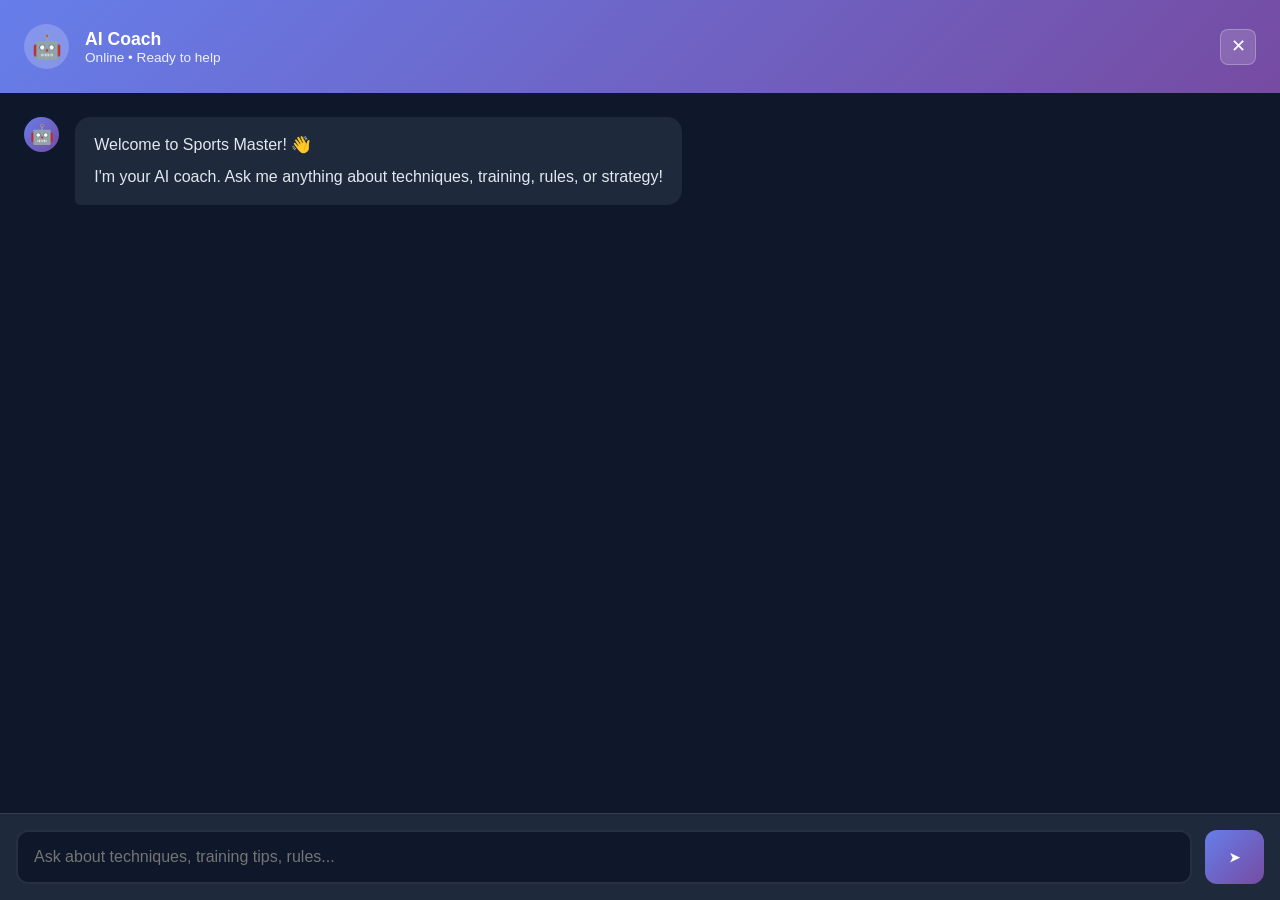
<file: chat.html>
<!DOCTYPE html>
<html lang="en">
<head>
    <meta charset="UTF-8">
    <meta name="viewport" content="width=device-width, initial-scale=1.0">
    <title>ProTrain - AI Coach</title>
    <link rel="stylesheet" href="style.css">
    <style>
        body {
            margin: 0;
            padding: 0;
            overflow: hidden;
        }
        
        .chat-container {
            width: 100vw;
            height: 100vh;
            display: flex;
            flex-direction: column;
            background: var(--dark);
        }
        
        .chat-header {
            background: var(--gradient);
            padding: 1.5rem;
            display: flex;
            justify-content: space-between;
            align-items: center;
            color: white;
        }
        
        .header-left {
            display: flex;
            align-items: center;
            gap: 1rem;
        }
        
        .coach-avatar {
            width: 45px;
            height: 45px;
            background: rgba(255, 255, 255, 0.2);
            border-radius: 50%;
            display: flex;
            align-items: center;
            justify-content: center;
            font-size: 1.5rem;
        }
        
        .coach-name {
            font-weight: 700;
            font-size: 1.1rem;
        }
        
        .coach-status {
            font-size: 0.85rem;
            opacity: 0.9;
        }
        
        .chat-messages {
            flex: 1;
            overflow-y: auto;
            padding: 1.5rem;
            background: var(--dark);
        }
        
        .chat-input-container {
            border-top: 1px solid rgba(255, 255, 255, 0.1);
            background: var(--dark-light);
        }
        
        .streaming-text {
            position: relative;
        }
        
        .streaming-text::after {
            content: '▋';
            animation: blink 1s infinite;
            margin-left: 2px;
        }
        
        @keyframes blink {
            0%, 50% { opacity: 1; }
            51%, 100% { opacity: 0; }
        }
    </style>
</head>
<body>
    <div class="chat-container">
        <div class="chat-header">
            <div class="header-left">
                <div class="coach-avatar">🤖</div>
                <div class="header-info">
                    <div class="coach-name" id="selected-sport">AI Coach</div>
                    <div class="coach-status">Online • Ready to help</div>
                </div>
            </div>
            <button onclick="window.close()" style="
                background: rgba(255,255,255,0.15);
                border: 1px solid rgba(255,255,255,0.25);
                color: white;
                width: 36px;
                height: 36px;
                border-radius: 8px;
                cursor: pointer;
                display: flex;
                align-items: center;
                justify-content: center;
                font-size: 1.1rem;
                transition: background 0.2s;
                flex-shrink: 0;
            " onmouseover="this.style.background='rgba(255,255,255,0.25)'" onmouseout="this.style.background='rgba(255,255,255,0.15)'" title="Close">✕</button>
        </div>
        
        <div class="chat-messages" id="chat-messages">
            <div class="message-group bot">
                <div class="message-avatar">🤖</div>
                <div class="message-bubble bot-bubble">
                    <p>Welcome to Sports Master! 👋</p>
                    <p>I'm your AI coach. Ask me anything about techniques, training, rules, or strategy!</p>
                </div>
            </div>
        </div>
        
        <div class="chat-input-container">
            <div id="text-input-section" class="input-box">
                <input type="text" id="user-input" placeholder="Ask about techniques, training tips, rules..." />
                <button class="send-btn" onclick="sendMessage()">
                    <span>➤</span>
                </button>
            </div>
        </div>
    </div>

    <script src="script.js"></script>
    <script>
        // Check if sport was passed from main window
        if (window.opener && window.opener.selectedSportFromMain) {
            selectedSport = window.opener.selectedSportFromMain;
            document.getElementById('selected-sport').textContent = selectedSport + ' Coach';
            
            // Add welcome message
            setTimeout(() => {
                addBotMessage(`🏆 Excellent choice! I'm your ${selectedSport} expert coach. I can help you with:\n\n• Techniques and form corrections\n• Training plans and drills\n• Rules and game strategies\n• Nutrition and fitness tips\n\nWhat would you like to know about ${selectedSport}?`);
            }, 100);
        }
    </script>
</body>
</html>
</file>
<file: style.css>
* {
    margin: 0;
    padding: 0;
    box-sizing: border-box;
}

:root {
    --primary: #6366f1;
    --primary-dark: #4f46e5;
    --secondary: #8b5cf6;
    --accent: #ec4899;
    --dark: #0f172a;
    --dark-light: #1e293b;
    --text: #e2e8f0;
    --text-dim: #94a3b8;
    --success: #10b981;
    --gradient: linear-gradient(135deg, #667eea 0%, #764ba2 100%);
}

body {
    font-family: 'Inter', -apple-system, BlinkMacSystemFont, 'Segoe UI', sans-serif;
    background: var(--dark);
    color: var(--text);
    overflow-x: hidden;
}

/* Animated Particles Background */
.particles {
    position: fixed;
    top: 0;
    left: 0;
    width: 100%;
    height: 100%;
    background: radial-gradient(circle at 20% 50%, rgba(99, 102, 241, 0.1) 0%, transparent 50%),
                radial-gradient(circle at 80% 80%, rgba(139, 92, 246, 0.1) 0%, transparent 50%),
                radial-gradient(circle at 40% 20%, rgba(236, 72, 153, 0.05) 0%, transparent 50%);
    z-index: 0;
    animation: particleFloat 20s ease-in-out infinite;
}

@keyframes particleFloat {
    0%, 100% { transform: translateY(0) scale(1); }
    50% { transform: translateY(-20px) scale(1.05); }
}

/* Side Navigation */
.sidenav {
    position: fixed;
    left: 0;
    top: 0;
    width: 280px;
    height: 100vh;
    background: var(--dark-light);
    border-right: 1px solid rgba(255, 255, 255, 0.1);
    padding: 2rem 0;
    z-index: 100;
    display: flex;
    flex-direction: column;
}

.logo-section {
    padding: 0 2rem 2rem;
    display: flex;
    align-items: center;
    gap: 1rem;
    border-bottom: 1px solid rgba(255, 255, 255, 0.1);
    margin-bottom: 2rem;
    cursor: default;
}

.logo-svg-wrap {
    width: 52px;
    height: 52px;
    display: flex;
    align-items: center;
    justify-content: center;
    background: rgba(99, 102, 241, 0.08);
    border-radius: 14px;
    border: 1px solid rgba(99, 102, 241, 0.25);
    flex-shrink: 0;
    transition: all 0.3s;
}

.logo-svg-wrap:hover {
    background: rgba(99, 102, 241, 0.18);
    border-color: rgba(99, 102, 241, 0.5);
    box-shadow: 0 0 18px rgba(99, 102, 241, 0.3);
}

.logo-text-block {
    display: flex;
    flex-direction: column;
    gap: 0.1rem;
}

.logo-tagline {
    font-size: 0.68rem;
    color: var(--text-dim);
    font-weight: 500;
    letter-spacing: 0.12em;
    text-transform: uppercase;
    opacity: 0.75;
}

.logo-text {
    font-size: 1.4rem;
    font-weight: 800;
    background: var(--gradient);
    -webkit-background-clip: text;
    -webkit-text-fill-color: transparent;
    background-clip: text;
    letter-spacing: -0.02em;
}

.nav-menu {
    list-style: none;
    padding: 0 1rem;
}

.nav-item {
    display: flex;
    align-items: center;
    gap: 1rem;
    padding: 1rem 1.5rem;
    color: var(--text-dim);
    text-decoration: none;
    border-radius: 12px;
    margin-bottom: 0.5rem;
    transition: all 0.3s;
    font-weight: 500;
}

.nav-item:hover {
    background: rgba(99, 102, 241, 0.1);
    color: var(--text);
}

.nav-item.active {
    background: var(--gradient);
    color: #fff;
}

.nav-item .icon {
    font-size: 1.5rem;
    display: flex;
    align-items: center;
    justify-content: center;
    width: 22px;
    flex-shrink: 0;
}

.nav-item .icon svg {
    stroke: currentColor;
    transition: stroke 0.2s;
}

/* Main Content */
.main-content {
    margin-left: 280px;
    position: relative;
    z-index: 1;
}

/* Hero Section */
.hero-section {
    min-height: 100vh;
    padding: 4rem 5%;
    display: flex;
    align-items: center;
}

.hero-grid {
    display: grid;
    grid-template-columns: 1fr 1fr;
    gap: 4rem;
    max-width: 1400px;
    margin: 0 auto;
    align-items: center;
}

.badge {
    display: inline-block;
    padding: 0.5rem 1rem;
    background: rgba(99, 102, 241, 0.2);
    border: 1px solid var(--primary);
    border-radius: 20px;
    color: var(--primary);
    font-size: 0.9rem;
    font-weight: 600;
    margin-bottom: 1.5rem;
}

.main-title {
    font-size: 4rem;
    font-weight: 900;
    line-height: 1.1;
    margin-bottom: 1.5rem;
    background: linear-gradient(135deg, #fff 0%, var(--primary) 100%);
    -webkit-background-clip: text;
    -webkit-text-fill-color: transparent;
    background-clip: text;
}

.main-subtitle {
    font-size: 1.3rem;
    color: var(--text-dim);
    line-height: 1.6;
    margin-bottom: 2.5rem;
}

.hero-buttons {
    display: flex;
    gap: 1rem;
    margin-bottom: 3rem;
}

.btn-primary, .btn-secondary {
    padding: 1rem 2rem;
    font-size: 1.1rem;
    border-radius: 12px;
    border: none;
    cursor: pointer;
    font-weight: 600;
    transition: all 0.3s;
}

.btn-primary {
    background: var(--gradient);
    color: #fff;
    box-shadow: 0 10px 30px rgba(99, 102, 241, 0.3);
}

.btn-primary:hover {
    transform: translateY(-3px);
    box-shadow: 0 15px 40px rgba(99, 102, 241, 0.4);
}

.btn-secondary {
    background: transparent;
    color: var(--text);
    border: 2px solid var(--primary);
}

.btn-secondary:hover {
    background: var(--primary);
    color: #fff;
}

.stats-grid {
    display: grid;
    grid-template-columns: repeat(3, 1fr);
    gap: 2rem;
}

.stat-item {
    text-align: center;
}

.stat-number {
    font-size: 2.5rem;
    font-weight: 900;
    background: var(--gradient);
    -webkit-background-clip: text;
    -webkit-text-fill-color: transparent;
    background-clip: text;
    margin-bottom: 0.5rem;
}

.stat-label {
    color: var(--text-dim);
    font-size: 0.95rem;
}

.hero-right {
    position: relative;
    height: 500px;
}

.hero-image-container {
    width: 100%;
    height: 100%;
    background: var(--gradient);
    border-radius: 30px;
    position: relative;
    box-shadow: 0 30px 60px rgba(0, 0, 0, 0.3);
}

.floating-card {
    position: absolute;
    background: var(--dark-light);
    padding: 1.5rem;
    border-radius: 15px;
    display: flex;
    align-items: center;
    gap: 1rem;
    box-shadow: 0 10px 30px rgba(0, 0, 0, 0.3);
    animation: floatCard 3s ease-in-out infinite;
}

.card-1 { top: 10%; right: -10%; animation-delay: 0s; }
.card-2 { bottom: 30%; left: -15%; animation-delay: 1s; }
.card-3 { bottom: 5%; right: -5%; animation-delay: 2s; }

@keyframes floatCard {
    0%, 100% { transform: translateY(0); }
    50% { transform: translateY(-15px); }
}

.card-icon {
    font-size: 2rem;
}

.card-text {
    font-weight: 600;
}

/* Sports Section */
.sports-section {
    padding: 5rem 5%;
    background: rgba(30, 41, 59, 0.5);
}

.section-header {
    text-align: center;
    margin-bottom: 4rem;
}

.section-badge {
    display: inline-block;
    padding: 0.5rem 1rem;
    background: rgba(99, 102, 241, 0.2);
    border: 1px solid var(--primary);
    border-radius: 20px;
    color: var(--primary);
    font-size: 0.9rem;
    font-weight: 600;
    margin-bottom: 1rem;
}

.section-title {
    font-size: 3rem;
    font-weight: 900;
    margin-bottom: 1rem;
}

.section-subtitle {
    font-size: 1.2rem;
    color: var(--text-dim);
}

.sports-categories {
    display: flex;
    justify-content: center;
    gap: 1rem;
    margin-bottom: 3rem;
    flex-wrap: wrap;
}

.category-btn {
    padding: 0.8rem 1.5rem;
    background: transparent;
    border: 2px solid rgba(255, 255, 255, 0.1);
    color: var(--text-dim);
    border-radius: 25px;
    cursor: pointer;
    font-weight: 600;
    transition: all 0.3s;
}

.category-btn:hover, .category-btn.active {
    background: var(--gradient);
    border-color: transparent;
    color: #fff;
}

.sports-grid-new {
    display: grid;
    grid-template-columns: repeat(auto-fill, minmax(280px, 1fr));
    gap: 2rem;
    max-width: 1400px;
    margin: 0 auto;
}

.sport-card-new {
    background: var(--dark-light);
    border-radius: 20px;
    overflow: hidden;
    cursor: pointer;
    transition: all 0.3s;
    border: 2px solid rgba(255, 255, 255, 0.05);
}

.sport-card-new:hover {
    transform: translateY(-10px);
    border-color: var(--primary);
    box-shadow: 0 20px 40px rgba(99, 102, 241, 0.2);
}

.sport-card-inner {
    padding: 2rem;
    text-align: center;
}

.sport-icon-large {
    font-size: 4rem;
    margin-bottom: 1rem;
    animation: bounceIcon 2s ease-in-out infinite;
    display: flex;
    align-items: center;
    justify-content: center;
    width: 64px;
    height: 64px;
    margin: 0 auto 1rem auto;
    background: rgba(99,102,241,0.12);
    border-radius: 16px;
    border: 1.5px solid rgba(99,102,241,0.25);
    transition: background 0.2s, border-color 0.2s;
}

.sport-icon-large svg {
    stroke: #818cf8;
    transition: stroke 0.2s;
}

.sport-card-new:hover .sport-icon-large {
    background: rgba(99,102,241,0.22);
    border-color: rgba(99,102,241,0.5);
}

.sport-card-new:hover .sport-icon-large svg {
    stroke: #a5b4fc;
}

@keyframes bounceIcon {
    0%, 100% { transform: translateY(0); }
    50% { transform: translateY(-8px); }
}

.sport-card-new h3 {
    font-size: 1.5rem;
    margin-bottom: 0.5rem;
}

.sport-card-new p {
    color: var(--text-dim);
    margin-bottom: 1rem;
}

.sport-tags {
    display: flex;
    gap: 0.5rem;
    justify-content: center;
    flex-wrap: wrap;
}

.tag {
    padding: 0.3rem 0.8rem;
    background: rgba(99, 102, 241, 0.2);
    border-radius: 12px;
    font-size: 0.8rem;
    color: var(--primary);
}

/* Training Section */
.training-section {
    padding: 5rem 5%;
}

.features-grid-new {
    display: grid;
    grid-template-columns: repeat(auto-fit, minmax(350px, 1fr));
    gap: 2rem;
    max-width: 1400px;
    margin: 0 auto;
}

.feature-box {
    background: var(--dark-light);
    padding: 2.5rem;
    border-radius: 20px;
    border: 2px solid rgba(255, 255, 255, 0.05);
    transition: all 0.3s;
}

.feature-box:hover {
    border-color: var(--primary);
    transform: translateY(-5px);
}

.feature-icon-box {
    width: 70px;
    height: 70px;
    background: var(--gradient);
    border-radius: 15px;
    display: flex;
    align-items: center;
    justify-content: center;
    font-size: 2rem;
    margin-bottom: 1.5rem;
}

.feature-box h3 {
    font-size: 1.5rem;
    margin-bottom: 1rem;
}

.feature-box p {
    color: var(--text-dim);
    line-height: 1.6;
    margin-bottom: 1.5rem;
}

.feature-list {
    list-style: none;
}

.feature-list li {
    padding: 0.5rem 0;
    color: var(--text-dim);
}

/* CTA Section */
.cta-section {
    padding: 5rem 5%;
    background: var(--dark-light);
    text-align: center;
}

.cta-content h2 {
    font-size: 3rem;
    margin-bottom: 1rem;
}

.cta-content p {
    font-size: 1.3rem;
    color: var(--text-dim);
    margin-bottom: 2rem;
}

.btn-large {
    padding: 1.2rem 3rem;
    font-size: 1.2rem;
    background: var(--gradient);
    color: #fff;
    border: none;
    border-radius: 12px;
    cursor: pointer;
    font-weight: 700;
    box-shadow: 0 10px 30px rgba(99, 102, 241, 0.3);
    transition: all 0.3s;
}

.btn-large:hover {
    transform: translateY(-3px);
    box-shadow: 0 15px 40px rgba(99, 102, 241, 0.5);
}

/* Enhanced Chatbot */
.chatbot-window-new {
    position: fixed;
    bottom: 100px;
    right: 30px;
    width: 450px;
    height: min(650px, calc(100vh - 130px));
    background: var(--dark-light);
    border-radius: 20px;
    box-shadow: 0 30px 60px rgba(0, 0, 0, 0.5);
    display: none;
    flex-direction: column;
    z-index: 1001;
    border: 1px solid rgba(255, 255, 255, 0.1);
    overflow: hidden;
}

.chatbot-window-new.active {
    display: flex;
    animation: slideUpChat 0.3s ease-out;
}

@keyframes slideUpChat {
    from { transform: translateY(30px); opacity: 0; }
    to { transform: translateY(0); opacity: 1; }
}

.chatbot-header-new {
    background: var(--gradient);
    padding: 1.2rem 1.5rem;
    display: flex;
    justify-content: space-between;
    align-items: center;
    flex-shrink: 0;
    border-radius: 20px 20px 0 0;
    position: relative;
    z-index: 2;
}

.header-left {
    display: flex;
    align-items: center;
    gap: 1rem;
}

.coach-avatar {
    width: 45px;
    height: 45px;
    background: rgba(255, 255, 255, 0.2);
    border-radius: 50%;
    display: flex;
    align-items: center;
    justify-content: center;
    font-size: 1.5rem;
}

.coach-name {
    font-weight: 700;
    font-size: 1.1rem;
}

.coach-status {
    font-size: 0.85rem;
    opacity: 0.9;
}

.close-btn-new {
    background: rgba(255, 255, 255, 0.2);
    border: 1.5px solid rgba(255, 255, 255, 0.35);
    color: #fff;
    width: 36px;
    height: 36px;
    border-radius: 10px;
    cursor: pointer;
    font-size: 1rem;
    font-weight: 600;
    transition: all 0.2s;
    display: flex;
    align-items: center;
    justify-content: center;
    flex-shrink: 0;
    line-height: 1;
}

.close-btn-new:hover {
    background: rgba(255, 255, 255, 0.35);
    border-color: rgba(255, 255, 255, 0.6);
    transform: scale(1.08);
}

.chat-messages-new {
    flex: 1;
    overflow-y: auto;
    padding: 1.5rem;
    background: var(--dark);
    min-height: 0;
}

.message-group {
    display: flex;
    gap: 1rem;
    margin-bottom: 1.5rem;
    animation: fadeInMessage 0.3s ease-out;
}

@keyframes fadeInMessage {
    from { opacity: 0; transform: translateY(10px); }
    to { opacity: 1; transform: translateY(0); }
}

.message-group.user {
    flex-direction: row-reverse;
}

.message-avatar {
    width: 35px;
    height: 35px;
    border-radius: 50%;
    display: flex;
    align-items: center;
    justify-content: center;
    font-size: 1.2rem;
    flex-shrink: 0;
}

.message-group.bot .message-avatar {
    background: var(--gradient);
}

.message-group.user .message-avatar {
    background: var(--dark-light);
}

.message-bubble {
    max-width: 75%;
    padding: 1rem 1.2rem;
    border-radius: 15px;
    line-height: 1.5;
}

.bot-bubble {
    background: var(--dark-light);
    border-bottom-left-radius: 5px;
}

.user-bubble {
    background: var(--gradient);
    border-bottom-right-radius: 5px;
}

.message-bubble p {
    margin-bottom: 0.5rem;
}

.message-bubble p:last-child {
    margin-bottom: 0;
}

.chat-input-container {
    border-top: 1px solid rgba(255, 255, 255, 0.1);
}

.mode-selector {
    display: flex;
    border-bottom: 1px solid rgba(255, 255, 255, 0.1);
}

.mode-btn {
    flex: 1;
    padding: 1rem;
    background: transparent;
    border: none;
    color: var(--text-dim);
    cursor: pointer;
    font-weight: 600;
    transition: all 0.3s;
    display: flex;
    align-items: center;
    justify-content: center;
    gap: 0.5rem;
}

.mode-btn.active {
    color: var(--primary);
    background: rgba(99, 102, 241, 0.1);
}

.input-box {
    padding: 1rem;
    display: flex;
    gap: 0.8rem;
}

.input-box input[type="text"] {
    flex: 1;
    padding: 1rem;
    background: var(--dark);
    border: 2px solid rgba(255, 255, 255, 0.1);
    border-radius: 12px;
    color: var(--text);
    outline: none;
    font-size: 1rem;
}

.input-box input[type="text"]:focus {
    border-color: var(--primary);
}

.send-btn, .upload-btn, .analyze-btn {
    padding: 1rem 1.5rem;
    background: var(--gradient);
    border: none;
    border-radius: 12px;
    color: #fff;
    cursor: pointer;
    font-weight: 700;
    transition: all 0.3s;
}

.send-btn:hover, .upload-btn:hover, .analyze-btn:hover {
    transform: scale(1.05);
}

/* FAB */
.fab-new {
    position: fixed;
    bottom: 30px;
    right: 30px;
    padding: 1rem 1.5rem;
    background: var(--gradient);
    border: none;
    border-radius: 50px;
    color: #fff;
    cursor: pointer;
    box-shadow: 0 10px 30px rgba(99, 102, 241, 0.5);
    display: flex;
    align-items: center;
    gap: 0.8rem;
    font-weight: 700;
    font-size: 1.1rem;
    z-index: 1000;
    transition: all 0.3s;
}

.fab-new:hover {
    transform: scale(1.1);
    box-shadow: 0 15px 40px rgba(99, 102, 241, 0.7);
}

.fab-icon-new {
    font-size: 1.5rem;
}

/* Loading */
.loading {
    display: inline-block;
    width: 18px;
    height: 18px;
    border: 3px solid rgba(99, 102, 241, 0.3);
    border-radius: 50%;
    border-top-color: var(--primary);
    animation: spin 1s ease-in-out infinite;
}

@keyframes spin {
    to { transform: rotate(360deg); }
}

/* Responsive */
@media (max-width: 1024px) {
    .sidenav {
        width: 0;
        overflow: hidden;
    }
    .main-content {
        margin-left: 0;
    }
    .hero-grid {
        grid-template-columns: 1fr;
    }
    .main-title {
        font-size: 3rem;
    }
}

@media (max-width: 768px) {
    .chatbot-window-new {
        width: 90%;
        right: 5%;
        height: 70vh;
    }
    .main-title {
        font-size: 2.5rem;
    }
    .section-title {
        font-size: 2rem;
    }
    .sports-grid-new {
        grid-template-columns: repeat(auto-fill, minmax(150px, 1fr));
    }
}
/* ═══════════════════════════════════════════════════════
   CALCOUNT SECTION
═══════════════════════════════════════════════════════ */
.calcount-section {
    padding: 5rem 5%;
    background: rgba(15, 23, 42, 0.8);
}

.calcount-wrapper {
    display: grid;
    grid-template-columns: 1fr 1fr;
    gap: 2.5rem;
    max-width: 1200px;
    margin: 0 auto;
    align-items: start;
}

/* ── Form card ── */
.calcount-form-card,
.calcount-result-card {
    background: var(--dark-light);
    border-radius: 24px;
    padding: 2.5rem;
    border: 1px solid rgba(255,255,255,0.07);
    box-shadow: 0 20px 50px rgba(0,0,0,0.3);
}

.cc-card-title {
    font-size: 1.4rem;
    font-weight: 700;
    margin-bottom: 2rem;
    padding-bottom: 1rem;
    border-bottom: 1px solid rgba(255,255,255,0.08);
}

.cc-row {
    display: grid;
    grid-template-columns: 1fr 1fr;
    gap: 1.2rem;
    margin-bottom: 1.2rem;
}

.cc-field {
    display: flex;
    flex-direction: column;
    gap: 0.5rem;
}

.cc-full { margin-bottom: 1.2rem; }

.cc-field label {
    font-size: 0.88rem;
    color: var(--text-dim);
    font-weight: 600;
    text-transform: uppercase;
    letter-spacing: 0.05em;
}

.cc-field input[type="number"],
.cc-field select {
    padding: 0.9rem 1rem;
    background: var(--dark);
    border: 2px solid rgba(255,255,255,0.08);
    border-radius: 12px;
    color: var(--text);
    font-size: 1rem;
    outline: none;
    transition: border-color 0.2s;
    -webkit-appearance: none;
    appearance: none;
}

.cc-field input[type="number"]:focus,
.cc-field select:focus {
    border-color: var(--primary);
}

.cc-field select option { background: var(--dark-light); }

.cc-gender-group {
    display: flex;
    gap: 1.5rem;
    padding: 0.9rem 0;
}

.cc-radio {
    display: flex;
    align-items: center;
    gap: 0.5rem;
    cursor: pointer;
    font-size: 1rem;
    color: var(--text);
}

.cc-radio input[type="radio"] {
    accent-color: var(--primary);
    width: 18px;
    height: 18px;
    cursor: pointer;
}

.cc-error {
    background: rgba(239,68,68,0.15);
    border: 1px solid rgba(239,68,68,0.4);
    border-radius: 10px;
    padding: 0.8rem 1rem;
    color: #ef4444;
    font-size: 0.9rem;
    margin-bottom: 1rem;
}

.cc-buttons {
    display: flex;
    gap: 1rem;
    margin-top: 1.5rem;
}

.cc-btn-primary {
    flex: 1;
    padding: 1rem;
    background: var(--gradient);
    color: #fff;
    border: none;
    border-radius: 12px;
    font-size: 1rem;
    font-weight: 700;
    cursor: pointer;
    transition: all 0.3s;
    box-shadow: 0 8px 20px rgba(99,102,241,0.3);
}

.cc-btn-primary:hover { transform: translateY(-2px); box-shadow: 0 12px 28px rgba(99,102,241,0.45); }

.cc-btn-secondary {
    padding: 1rem 1.5rem;
    background: transparent;
    color: var(--text-dim);
    border: 2px solid rgba(255,255,255,0.12);
    border-radius: 12px;
    font-size: 1rem;
    font-weight: 600;
    cursor: pointer;
    transition: all 0.3s;
}

.cc-btn-secondary:hover { border-color: var(--primary); color: var(--text); }

/* ── Result card ── */
.calcount-result-card {
    animation: fadeIn 0.4s ease-out;
}

.cc-stats-row {
    display: grid;
    grid-template-columns: 1fr 1fr;
    gap: 1rem;
    margin-bottom: 1.5rem;
}

.cc-stat-box {
    padding: 1.4rem;
    border-radius: 16px;
    text-align: center;
}

.cc-stat-blue  { background: rgba(99,102,241,0.15); border: 1px solid rgba(99,102,241,0.3); }
.cc-stat-purple{ background: rgba(139,92,246,0.15);  border: 1px solid rgba(139,92,246,0.3); }

.cc-stat-label { font-size: 0.8rem; color: var(--text-dim); margin-bottom: 0.4rem; text-transform: uppercase; letter-spacing: 0.04em; }
.cc-stat-value { font-size: 1.6rem; font-weight: 900; color: #fff; margin-bottom: 0.2rem; }
.cc-stat-sub   { font-size: 0.78rem; color: var(--text-dim); }

.cc-sport-burn {
    display: flex;
    align-items: center;
    gap: 1rem;
    background: rgba(16,185,129,0.12);
    border: 1px solid rgba(16,185,129,0.3);
    border-radius: 16px;
    padding: 1.2rem 1.5rem;
    margin-bottom: 1.5rem;
}

.cc-sport-burn-icon { font-size: 2.2rem; }
.cc-sport-burn-title { font-size: 0.85rem; color: var(--text-dim); margin-bottom: 0.3rem; }
.cc-sport-burn-value { font-size: 1.5rem; font-weight: 800; color: #10b981; }

.cc-goals h4 {
    font-size: 0.88rem;
    color: var(--text-dim);
    text-transform: uppercase;
    letter-spacing: 0.05em;
    margin-bottom: 0.8rem;
}

.cc-goals-grid {
    display: flex;
    flex-direction: column;
    gap: 0.6rem;
    margin-bottom: 1.5rem;
}

.cc-goal-item {
    display: flex;
    align-items: center;
    gap: 0.8rem;
    padding: 0.9rem 1.2rem;
    border-radius: 12px;
    font-size: 0.95rem;
}

.cc-goal-green  { background: rgba(16,185,129,0.1);  border: 1px solid rgba(16,185,129,0.25); }
.cc-goal-orange { background: rgba(245,158,11,0.1);  border: 1px solid rgba(245,158,11,0.25); }
.cc-goal-blue   { background: rgba(99,102,241,0.1);  border: 1px solid rgba(99,102,241,0.25); }

.cc-goal-icon  { font-size: 1.2rem; }
.cc-goal-label { flex: 1; color: var(--text-dim); }
.cc-goal-value { font-weight: 800; font-size: 1.05rem; color: #fff; }

.cc-bottom-row {
    display: grid;
    grid-template-columns: auto 1fr;
    gap: 1.2rem;
    align-items: center;
    padding-top: 1.2rem;
    border-top: 1px solid rgba(255,255,255,0.07);
}

.cc-bmi-box {
    text-align: center;
    background: var(--dark);
    border-radius: 14px;
    padding: 1rem 1.5rem;
    min-width: 110px;
}

.cc-bmi-label { font-size: 0.78rem; color: var(--text-dim); text-transform: uppercase; letter-spacing: 0.05em; margin-bottom: 0.3rem; }
.cc-bmi-value { font-size: 1.3rem; font-weight: 900; }

.cc-macros-box { }
.cc-macros-title { font-size: 0.82rem; color: var(--text-dim); text-transform: uppercase; letter-spacing: 0.04em; margin-bottom: 0.6rem; }
.cc-macros-grid { display: flex; gap: 1rem; flex-wrap: wrap; }

.cc-macro {
    display: flex;
    align-items: center;
    gap: 0.4rem;
    font-size: 0.9rem;
    color: var(--text-dim);
}

.cc-macro strong { color: #fff; margin-left: 0.2rem; }

.cc-macro-dot {
    width: 10px; height: 10px;
    border-radius: 50%;
    display: inline-block;
    flex-shrink: 0;
}

.cc-dot-red    { background: #ef4444; }
.cc-dot-yellow { background: #f59e0b; }
.cc-dot-blue   { background: #6366f1; }

/* ── Responsive ── */
@media (max-width: 900px) {
    .calcount-wrapper { grid-template-columns: 1fr; }
}

@media (max-width: 600px) {
    .cc-row        { grid-template-columns: 1fr; }
    .cc-stats-row  { grid-template-columns: 1fr; }
    .cc-bottom-row { grid-template-columns: 1fr; }
}

/* ═══════════════════════════════════════════════════════
   WORKOUT / MUSCLE SECTION
═══════════════════════════════════════════════════════ */
.workout-section {
    padding: 5rem 5%;
    background: rgba(15, 23, 42, 0.6);
}

/* ── Muscle Grid ── */
.muscle-grid {
    display: grid;
    grid-template-columns: repeat(auto-fill, minmax(240px, 1fr));
    gap: 1.8rem;
    max-width: 1400px;
    margin: 0 auto;
}

.muscle-card {
    background: var(--dark-light);
    border-radius: 20px;
    border: 2px solid rgba(255, 255, 255, 0.06);
    cursor: pointer;
    transition: all 0.3s cubic-bezier(0.34, 1.56, 0.64, 1);
    overflow: hidden;
    display: flex;
    flex-direction: column;
}

.muscle-card:hover {
    transform: translateY(-8px) scale(1.02);
    border-color: var(--primary);
    box-shadow: 0 20px 40px rgba(99, 102, 241, 0.25);
}

.muscle-svg-wrap {
    padding: 1.5rem 1.5rem 0.5rem;
    display: flex;
    justify-content: center;
    background: linear-gradient(180deg, rgba(99,102,241,0.06) 0%, transparent 100%);
}

.muscle-svg-wrap svg {
    width: 110px;
    height: 110px;
    filter: drop-shadow(0 4px 12px rgba(99, 102, 241, 0.3));
    transition: filter 0.3s;
}

.muscle-card:hover .muscle-svg-wrap svg {
    filter: drop-shadow(0 6px 18px rgba(99, 102, 241, 0.6));
}

.muscle-info {
    padding: 1rem 1.5rem 1.5rem;
    text-align: center;
}

.muscle-info h3 {
    font-size: 1.25rem;
    font-weight: 700;
    margin-bottom: 0.3rem;
    color: var(--text);
}

.muscle-info p {
    font-size: 0.82rem;
    color: var(--text-dim);
    margin-bottom: 0.8rem;
    line-height: 1.4;
}

.muscle-tag {
    display: inline-block;
    padding: 0.25rem 0.75rem;
    border-radius: 20px;
    font-size: 0.78rem;
    font-weight: 600;
    background: rgba(99, 102, 241, 0.15);
    color: var(--primary);
    border: 1px solid rgba(99, 102, 241, 0.3);
    letter-spacing: 0.04em;
    text-transform: uppercase;
}

/* ── Exercise Modal ── */
.ex-modal-overlay {
    position: fixed;
    inset: 0;
    background: rgba(0, 0, 0, 0.75);
    backdrop-filter: blur(6px);
    z-index: 2000;
    display: none;
    align-items: center;
    justify-content: center;
    padding: 1rem;
    animation: fadeInOverlay 0.2s ease;
}

.ex-modal-overlay.active {
    display: flex;
}

@keyframes fadeInOverlay {
    from { opacity: 0; }
    to   { opacity: 1; }
}

.ex-modal {
    background: var(--dark-light);
    border-radius: 24px;
    width: 100%;
    max-width: 700px;
    max-height: 88vh;
    overflow: hidden;
    display: flex;
    flex-direction: column;
    border: 1px solid rgba(255, 255, 255, 0.1);
    box-shadow: 0 40px 80px rgba(0, 0, 0, 0.6);
    animation: slideUpModal 0.3s cubic-bezier(0.34, 1.3, 0.64, 1);
}

@keyframes slideUpModal {
    from { transform: translateY(40px) scale(0.97); opacity: 0; }
    to   { transform: translateY(0)    scale(1);    opacity: 1; }
}

.ex-modal-header {
    display: flex;
    align-items: center;
    gap: 1.2rem;
    padding: 1.8rem 2rem 1.4rem;
    background: linear-gradient(135deg, rgba(99,102,241,0.2) 0%, rgba(139,92,246,0.1) 100%);
    border-bottom: 1px solid rgba(255, 255, 255, 0.08);
    flex-shrink: 0;
}

.ex-modal-icon {
    font-size: 2.8rem;
    width: 64px;
    height: 64px;
    background: var(--gradient);
    border-radius: 16px;
    display: flex;
    align-items: center;
    justify-content: center;
    flex-shrink: 0;
}

.ex-modal-header h2 {
    font-size: 1.5rem;
    font-weight: 800;
    margin-bottom: 0.2rem;
}

.ex-modal-sub {
    color: var(--text-dim);
    font-size: 0.88rem;
}

.ex-modal-close {
    position: absolute;
    top: 1.2rem;
    right: 1.2rem;
    background: rgba(255, 255, 255, 0.1);
    border: none;
    color: var(--text);
    width: 36px;
    height: 36px;
    border-radius: 50%;
    cursor: pointer;
    font-size: 1rem;
    display: flex;
    align-items: center;
    justify-content: center;
    transition: background 0.2s;
    z-index: 10;
}

.ex-modal-close:hover { background: rgba(255,255,255,0.2); }

.ex-exercise-list {
    overflow-y: auto;
    padding: 1.5rem 2rem;
    display: flex;
    flex-direction: column;
    gap: 1rem;
    flex: 1;
}

/* Custom scrollbar */
.ex-exercise-list::-webkit-scrollbar { width: 6px; }
.ex-exercise-list::-webkit-scrollbar-track { background: transparent; }
.ex-exercise-list::-webkit-scrollbar-thumb { background: rgba(99,102,241,0.4); border-radius: 3px; }

/* ── Exercise Card ── */
.ex-card {
    background: var(--dark);
    border-radius: 16px;
    padding: 1.2rem 1.4rem;
    border: 1px solid rgba(255, 255, 255, 0.06);
    transition: border-color 0.2s, transform 0.2s;
}

.ex-card:hover {
    border-color: rgba(99, 102, 241, 0.4);
    transform: translateX(4px);
}

.ex-card-top {
    display: flex;
    align-items: flex-start;
    gap: 1rem;
    margin-bottom: 0.7rem;
}

.ex-number {
    width: 32px;
    height: 32px;
    border-radius: 10px;
    background: var(--gradient);
    display: flex;
    align-items: center;
    justify-content: center;
    font-weight: 800;
    font-size: 0.9rem;
    flex-shrink: 0;
    color: #fff;
}

.ex-card-info { flex: 1; }

.ex-card-name {
    font-size: 1.05rem;
    font-weight: 700;
    color: var(--text);
    margin-bottom: 0.4rem;
}

.ex-card-meta {
    display: flex;
    align-items: center;
    gap: 0.7rem;
    flex-wrap: wrap;
}

.ex-sets {
    font-size: 0.82rem;
    color: var(--text-dim);
}

.ex-type-badge {
    font-size: 0.75rem;
    font-weight: 700;
    padding: 0.2rem 0.6rem;
    border-radius: 8px;
    letter-spacing: 0.04em;
    text-transform: uppercase;
}

.ex-desc {
    font-size: 0.88rem;
    color: var(--text-dim);
    line-height: 1.6;
    margin-bottom: 0.7rem;
}

.ex-tip {
    display: flex;
    align-items: flex-start;
    gap: 0.5rem;
    background: rgba(99, 102, 241, 0.08);
    border-left: 3px solid var(--primary);
    border-radius: 0 8px 8px 0;
    padding: 0.6rem 0.8rem;
    font-size: 0.84rem;
    color: #a5b4fc;
    line-height: 1.5;
}

.ex-tip-icon { flex-shrink: 0; font-size: 0.9rem; }

/* ── Responsive ── */
@media (max-width: 768px) {
    .muscle-grid { grid-template-columns: repeat(auto-fill, minmax(160px, 1fr)); gap: 1rem; }
    .muscle-svg-wrap svg { width: 80px; height: 80px; }
    .ex-modal { max-height: 95vh; border-radius: 20px; }
    .ex-exercise-list { padding: 1rem; }
    .ex-modal-header { padding: 1.2rem 1rem; }
}
/* ══════════════════════════════════════════════════════════════
   DIET PLANNER SECTION
══════════════════════════════════════════════════════════════ */
.diet-section {
    padding: 5rem 5%;
    background: linear-gradient(180deg, var(--dark) 0%, rgba(99,102,241,0.04) 100%);
}

.diet-wrapper {
    max-width: 860px;
    margin: 0 auto;
}

/* ── Form Card ── */
.diet-form-card {
    background: var(--dark-light);
    border-radius: 20px;
    border: 1px solid rgba(255,255,255,0.07);
    padding: 2.5rem;
    box-shadow: 0 20px 60px rgba(0,0,0,0.3);
}

/* ── Goal Buttons ── */
.diet-goal-group {
    display: flex;
    gap: 0.75rem;
    flex-wrap: wrap;
    margin-top: 0.5rem;
}

.diet-goal-btn {
    display: flex;
    align-items: center;
    gap: 0.5rem;
    padding: 0.65rem 1.2rem;
    border-radius: 10px;
    border: 1.5px solid rgba(255,255,255,0.12);
    background: rgba(255,255,255,0.04);
    color: var(--text-dim);
    font-size: 0.9rem;
    font-weight: 500;
    cursor: pointer;
    transition: all 0.25s;
}

.diet-goal-btn:hover {
    border-color: var(--primary);
    color: var(--text);
    background: rgba(99,102,241,0.1);
}

.diet-goal-btn.active {
    background: var(--gradient);
    border-color: transparent;
    color: #fff;
    box-shadow: 0 6px 20px rgba(99,102,241,0.4);
}

.diet-goal-btn svg { flex-shrink: 0; }

/* ── Result Card ── */
.diet-result-card {
    background: var(--dark-light);
    border-radius: 20px;
    border: 1px solid rgba(255,255,255,0.07);
    padding: 2rem;
    box-shadow: 0 20px 60px rgba(0,0,0,0.3);
    animation: fadeInUp 0.4s ease-out;
}

@keyframes fadeInUp {
    from { opacity: 0; transform: translateY(16px); }
    to   { opacity: 1; transform: translateY(0); }
}

.diet-result-header {
    display: flex;
    justify-content: space-between;
    align-items: flex-start;
    margin-bottom: 1.5rem;
    flex-wrap: wrap;
    gap: 1rem;
}

.diet-back-btn {
    display: flex;
    align-items: center;
    gap: 0.4rem;
    background: rgba(255,255,255,0.06);
    border: 1px solid rgba(255,255,255,0.12);
    color: var(--text-dim);
    padding: 0.55rem 1rem;
    border-radius: 8px;
    font-size: 0.85rem;
    cursor: pointer;
    transition: all 0.2s;
    flex-shrink: 0;
}
.diet-back-btn:hover { background: rgba(255,255,255,0.1); color: var(--text); }

/* ── Calorie Chip Strip ── */
.dp-cal-strip {
    display: flex;
    gap: 0.75rem;
    flex-wrap: wrap;
    margin-bottom: 1.75rem;
}

.dp-chip {
    display: flex;
    flex-direction: column;
    align-items: center;
    padding: 0.7rem 1.1rem;
    border-radius: 12px;
    min-width: 90px;
    flex: 1;
}

.dp-chip-val  { font-size: 1.3rem; font-weight: 900; line-height: 1; }
.dp-chip-lbl  { font-size: 0.72rem; color: var(--text-dim); margin-top: 0.3rem; text-transform: uppercase; letter-spacing: 0.04em; }

.dp-chip-blue   { background: rgba(99,102,241,0.15); border: 1px solid rgba(99,102,241,0.3); }
.dp-chip-blue   .dp-chip-val { color: #818cf8; }
.dp-chip-green  { background: rgba(16,185,129,0.12); border: 1px solid rgba(16,185,129,0.3); }
.dp-chip-green  .dp-chip-val { color: #10b981; }
.dp-chip-purple { background: rgba(139,92,246,0.12); border: 1px solid rgba(139,92,246,0.3); }
.dp-chip-purple .dp-chip-val { color: #a78bfa; }
.dp-chip-orange { background: rgba(245,158,11,0.12); border: 1px solid rgba(245,158,11,0.3); }
.dp-chip-orange .dp-chip-val { color: #f59e0b; }
.dp-chip-red    { background: rgba(239,68,68,0.1);  border: 1px solid rgba(239,68,68,0.25); }
.dp-chip-red    .dp-chip-val { color: #f87171; }

/* ── Loading Spinner ── */
.dp-loading {
    display: flex;
    flex-direction: column;
    align-items: center;
    gap: 1rem;
    padding: 3rem;
    color: var(--text-dim);
    font-size: 0.95rem;
}

.dp-spinner {
    width: 40px; height: 40px;
    border: 3px solid rgba(99,102,241,0.2);
    border-top-color: #6366f1;
    border-radius: 50%;
    animation: spin 0.9s linear infinite;
}

@keyframes spin { to { transform: rotate(360deg); } }

/* ── Meal Cards Grid ── */
.dp-meals-grid {
    display: grid;
    grid-template-columns: repeat(auto-fill, minmax(240px, 1fr));
    gap: 1rem;
}

.dp-meal-card {
    background: rgba(255,255,255,0.03);
    border: 1px solid rgba(255,255,255,0.08);
    border-radius: 14px;
    padding: 1.1rem 1.2rem;
    transition: border-color 0.2s, background 0.2s;
}

.dp-meal-card:hover {
    background: rgba(99,102,241,0.06);
    border-color: rgba(99,102,241,0.25);
}

.dp-tips-card {
    grid-column: 1 / -1;
    background: rgba(16,185,129,0.05);
    border-color: rgba(16,185,129,0.2);
}

.dp-meal-header {
    display: flex;
    align-items: center;
    gap: 0.6rem;
    margin-bottom: 0.75rem;
}

.dp-meal-icon { font-size: 1.4rem; flex-shrink: 0; }

.dp-meal-title {
    font-size: 0.85rem;
    font-weight: 700;
    color: #a5b4fc;
    text-transform: uppercase;
    letter-spacing: 0.06em;
}

.dp-tips-card .dp-meal-title { color: #10b981; }

.dp-meal-items {
    list-style: none;
    padding: 0; margin: 0;
    display: flex;
    flex-direction: column;
    gap: 0.45rem;
}

.dp-meal-items li {
    font-size: 0.88rem;
    color: var(--text-dim);
    line-height: 1.45;
    padding-left: 1rem;
    position: relative;
}

.dp-meal-items li::before {
    content: '›';
    position: absolute;
    left: 0;
    color: #6366f1;
    font-weight: 700;
}

.dp-tips-card .dp-meal-items li::before { color: #10b981; }

.dp-plain-text {
    color: var(--text-dim);
    font-size: 0.9rem;
    line-height: 1.7;
    padding: 1rem;
    background: rgba(255,255,255,0.03);
    border-radius: 12px;
}

.dp-error-inline {
    color: #f87171;
    background: rgba(239,68,68,0.1);
    border: 1px solid rgba(239,68,68,0.25);
    border-radius: 10px;
    padding: 1rem 1.25rem;
    font-size: 0.9rem;
}

/* ── Responsive ── */
@media (max-width: 600px) {
    .diet-form-card,
    .diet-result-card { padding: 1.5rem; }
    .dp-cal-strip { gap: 0.5rem; }
    .dp-chip { min-width: 70px; padding: 0.6rem 0.8rem; }
    .dp-chip-val { font-size: 1.1rem; }
    .diet-goal-group { flex-direction: column; }
    .diet-goal-btn { justify-content: center; }
    .dp-meals-grid { grid-template-columns: 1fr; }
}

/* Diet plan streaming text */
.dp-stream-text {
    color: var(--text-dim);
    font-size: 0.88rem;
    line-height: 1.8;
    padding: 1rem 1.25rem;
    background: rgba(255,255,255,0.02);
    border-radius: 12px;
    border: 1px solid rgba(255,255,255,0.06);
    max-height: 420px;
    overflow-y: auto;
}

.dp-error-inline code {
    background: rgba(255,255,255,0.1);
    padding: 2px 6px;
    border-radius: 4px;
    font-family: monospace;
    font-size: 0.85em;
}
</file>
